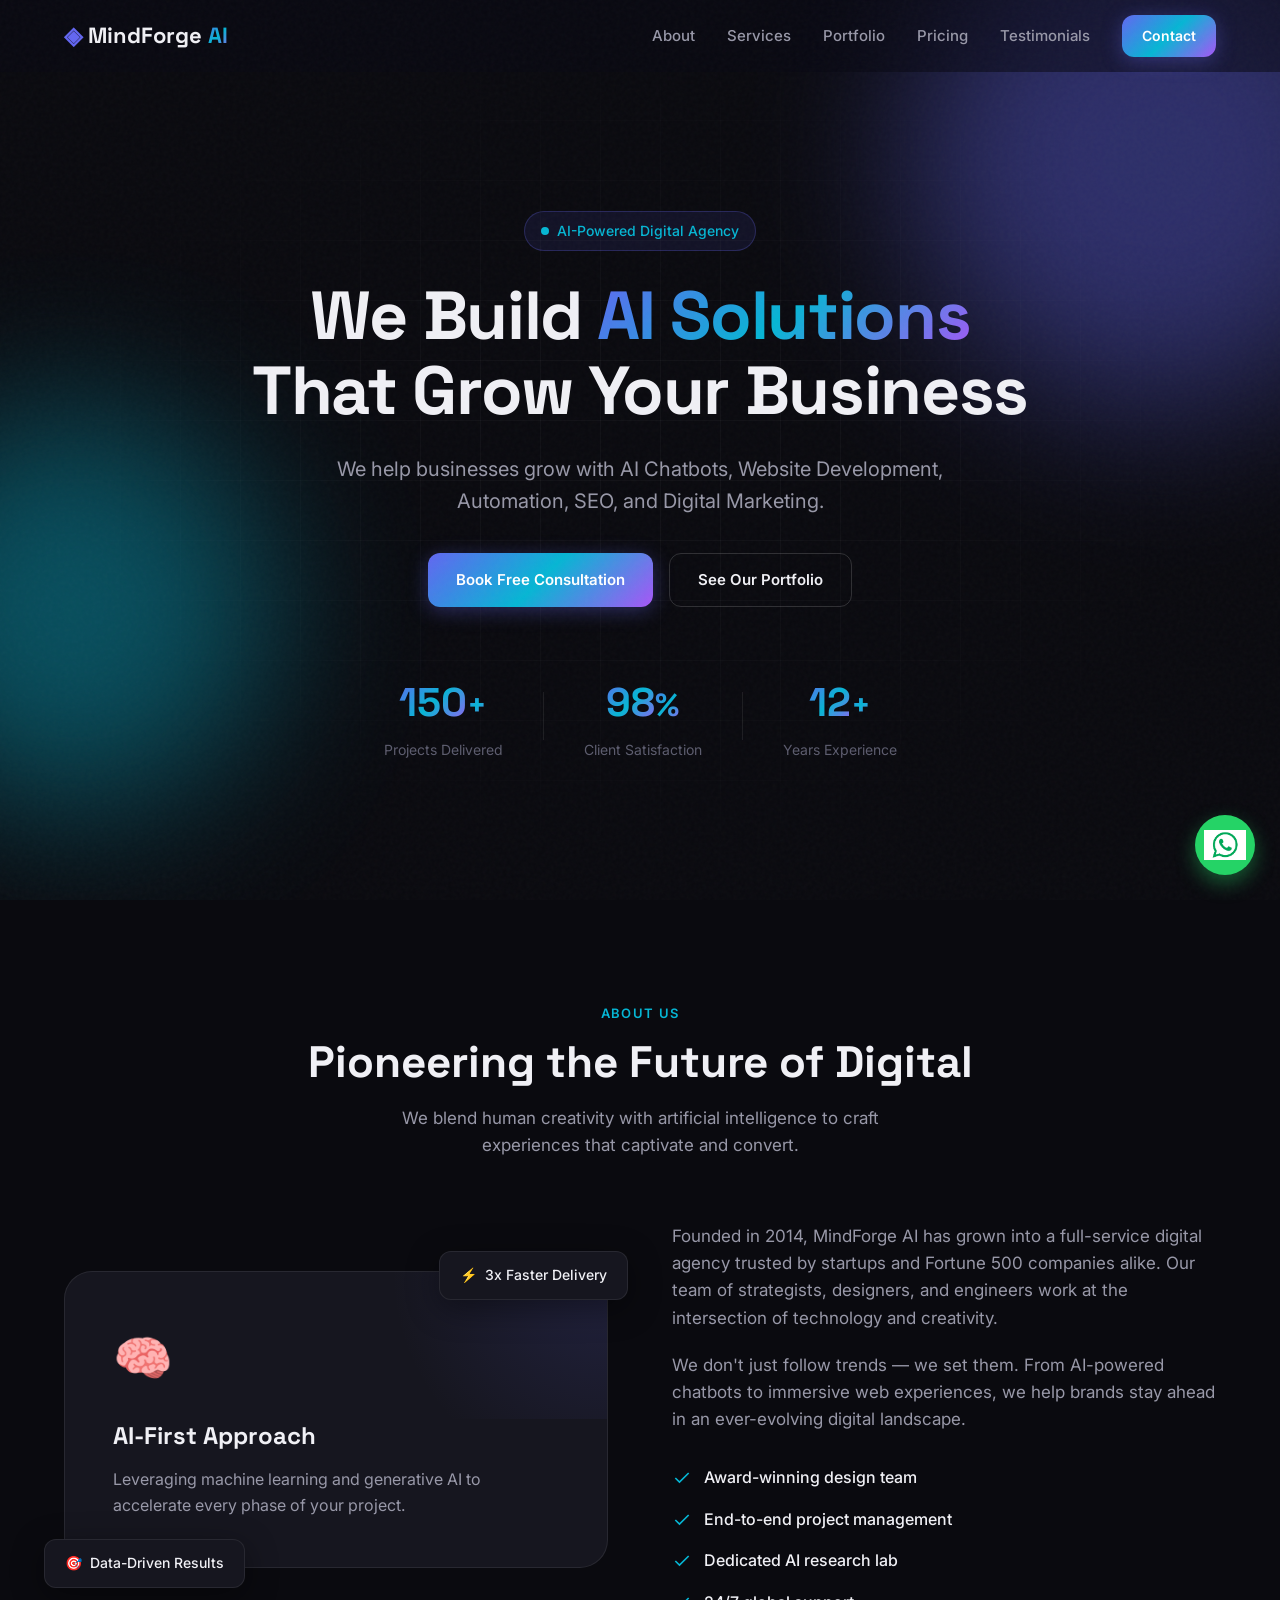
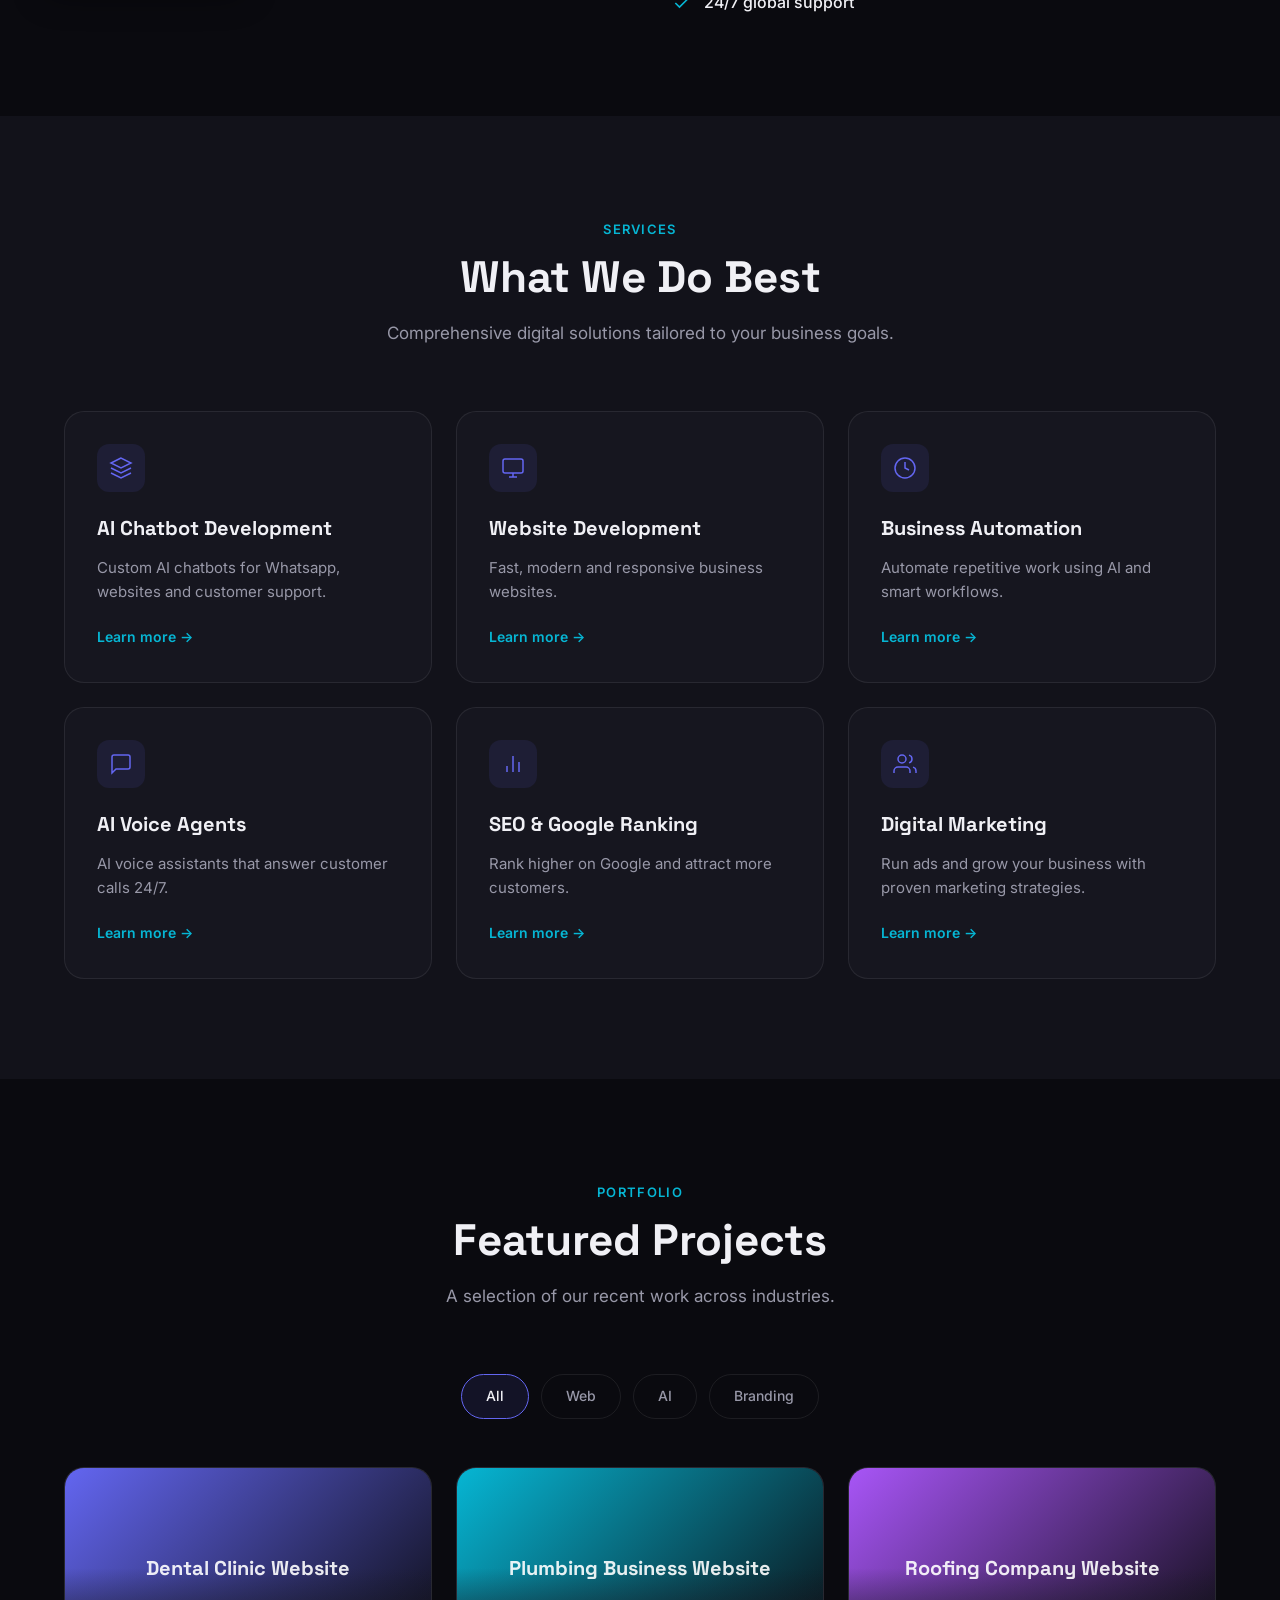
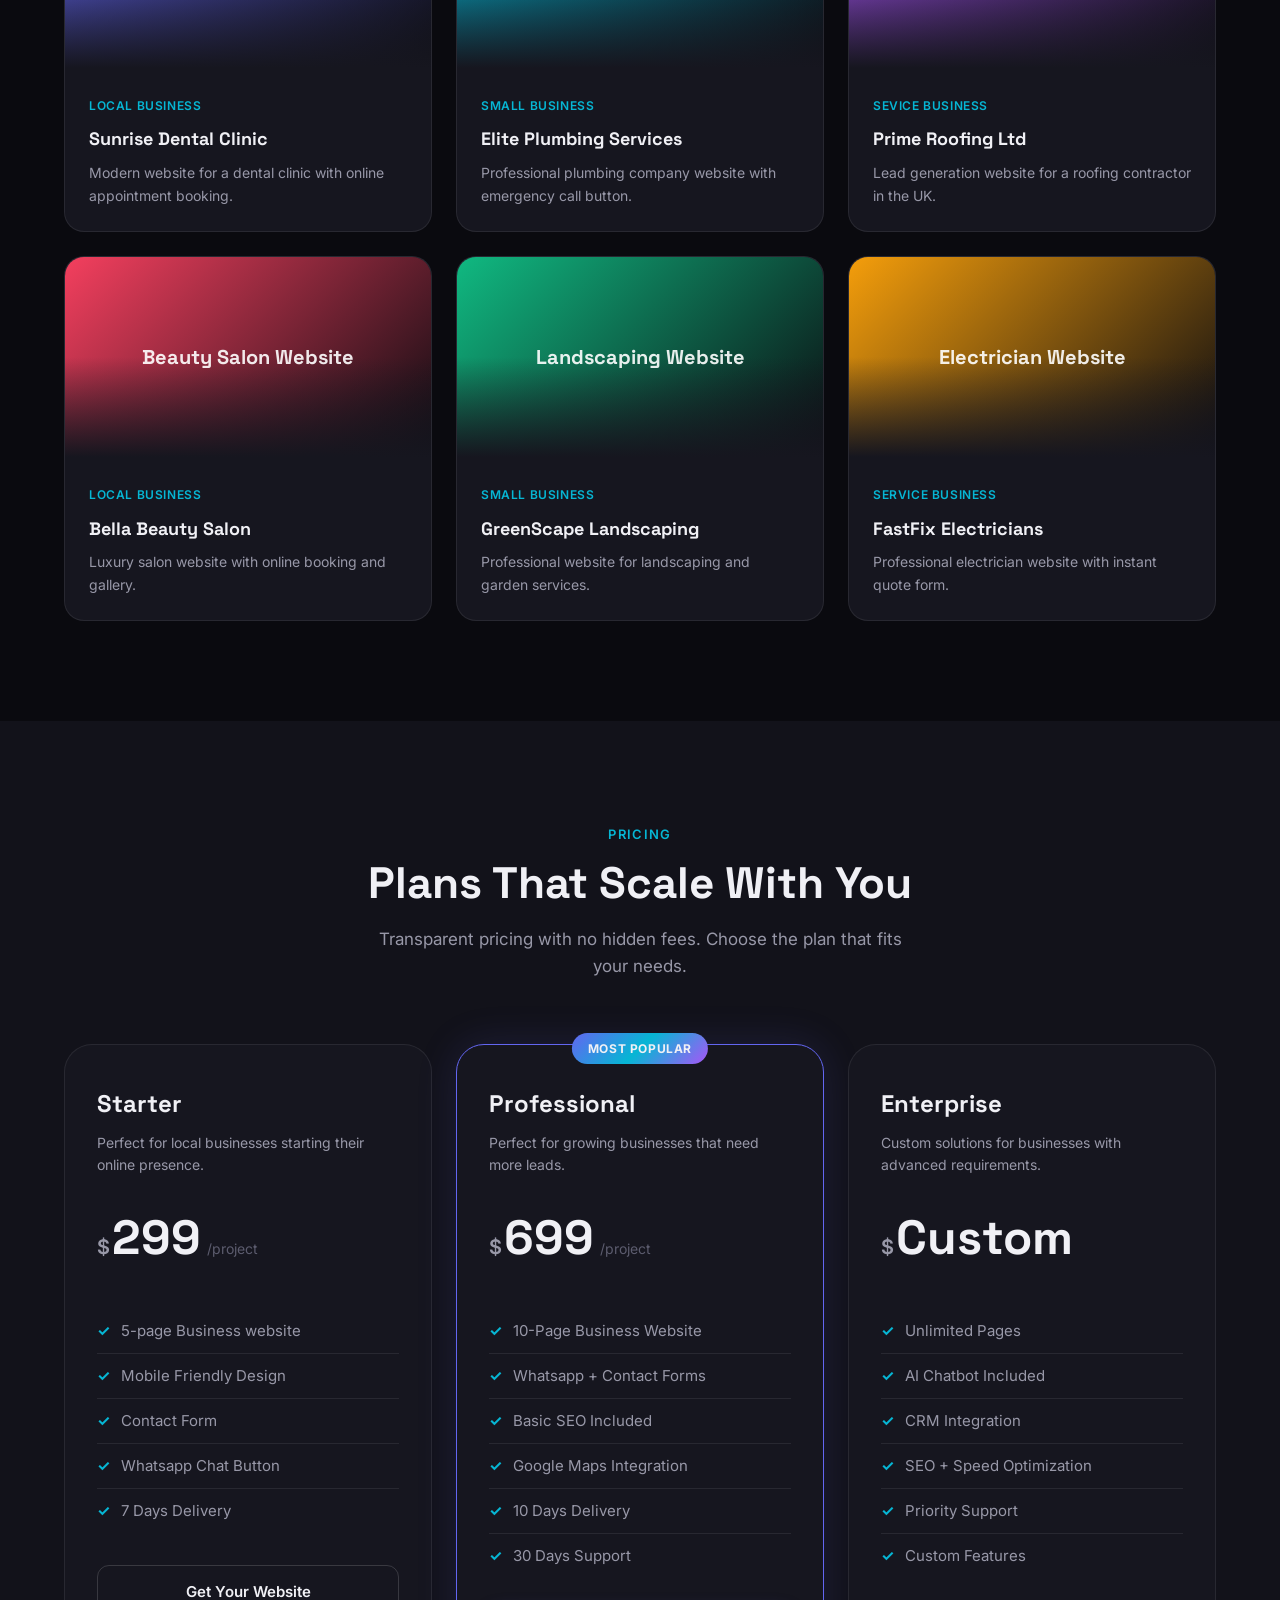
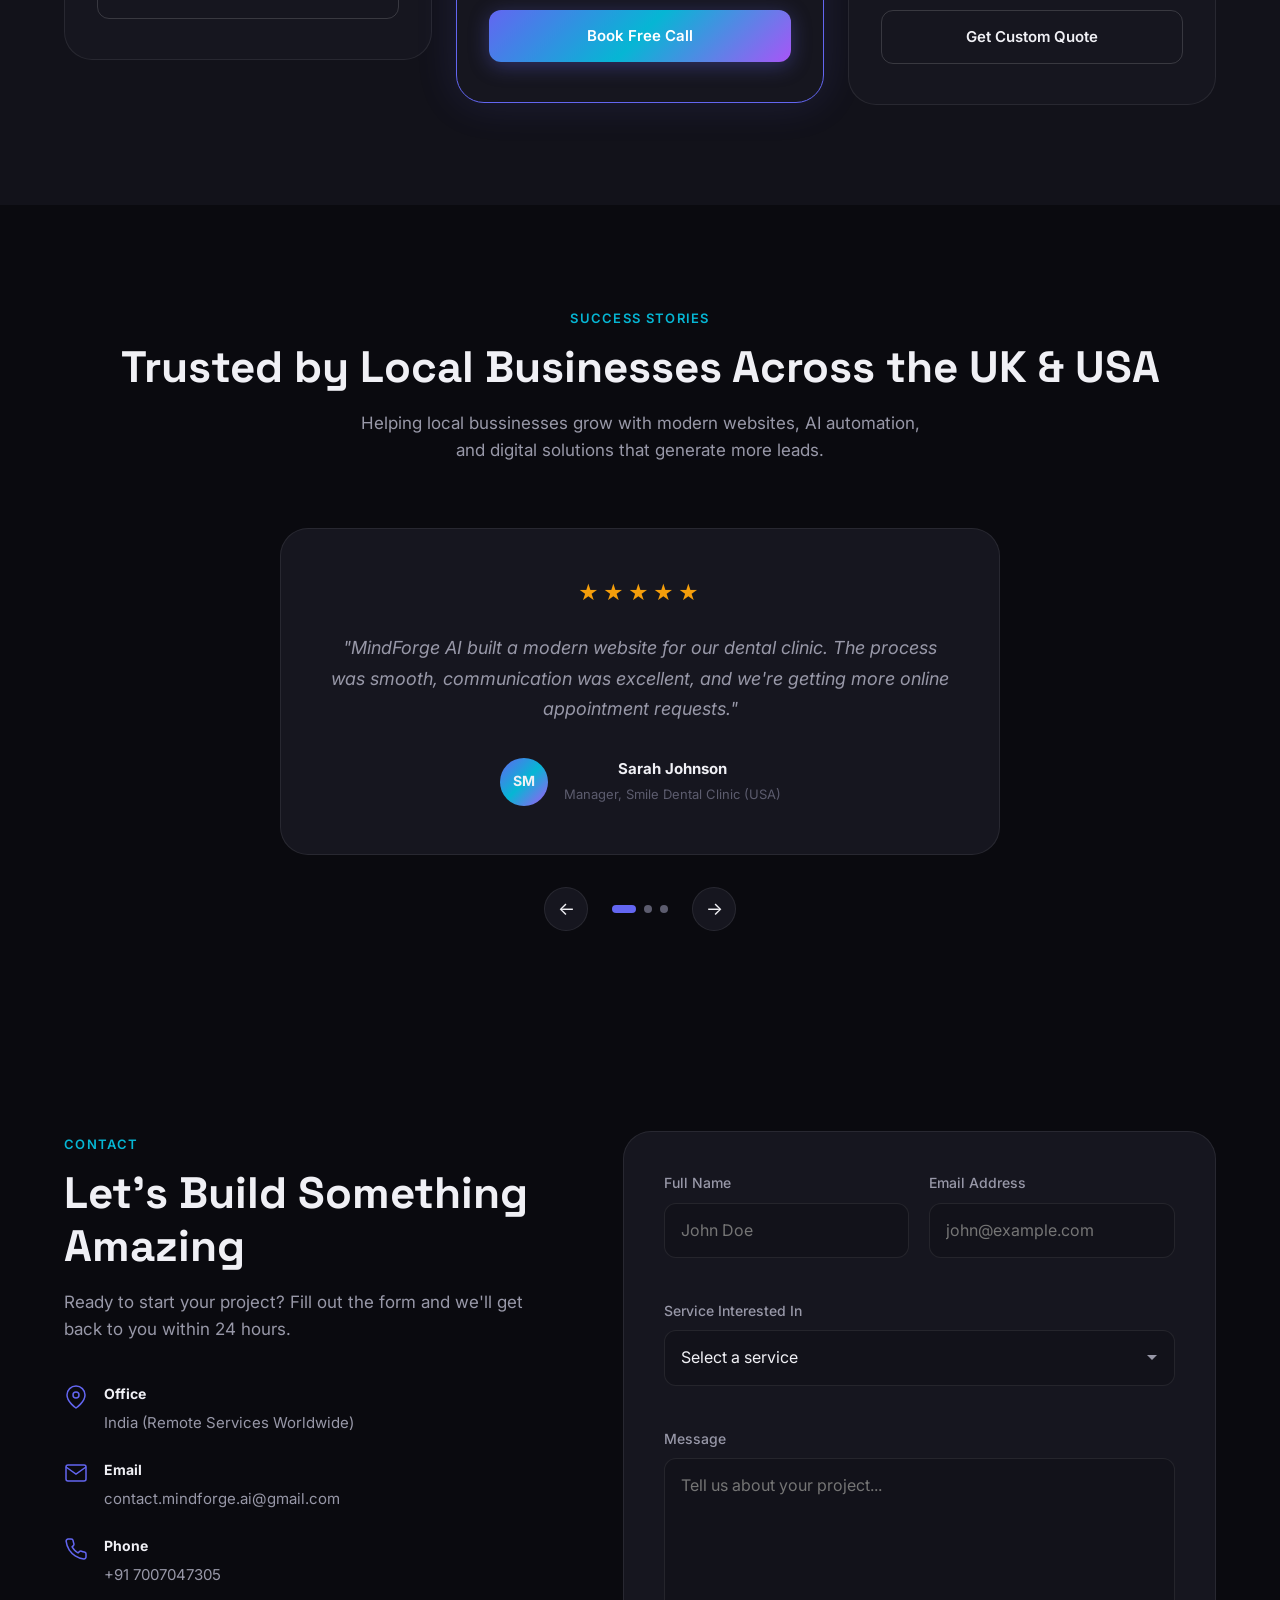
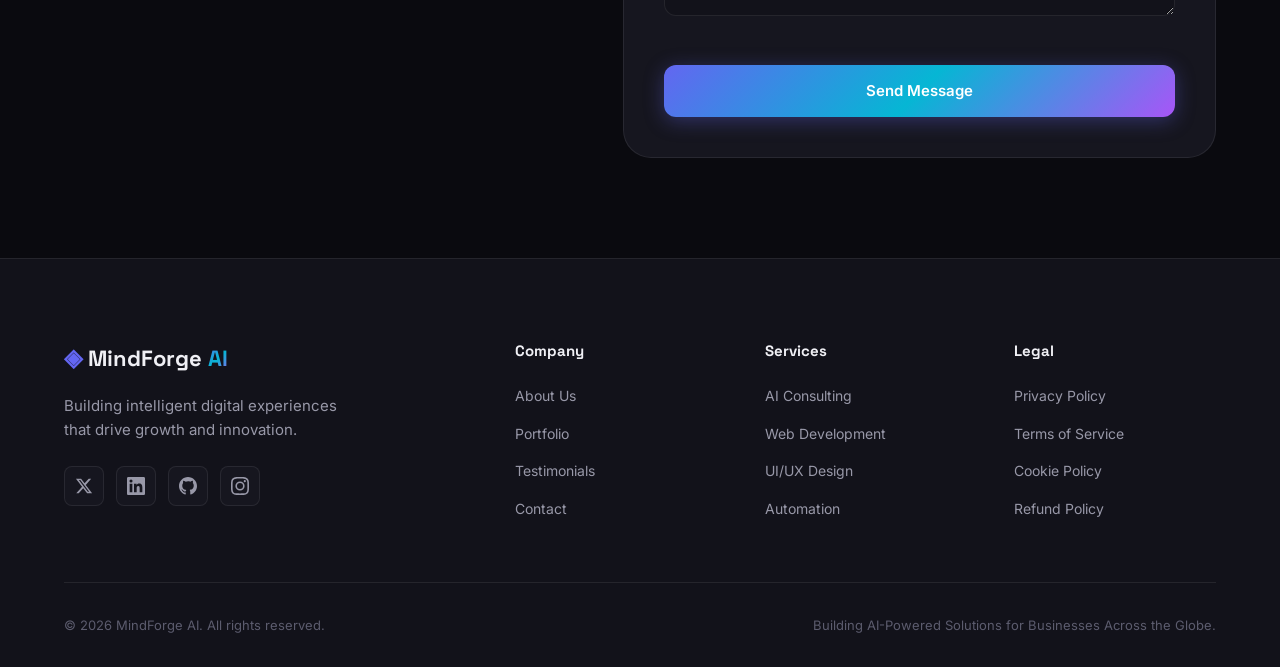
<file: index.html>
<!DOCTYPE html>
<html lang="en">
<head>
  <meta charset="UTF-8">
  <meta name="viewport" content="width=device-width, initial-scale=1.0">
  <meta name="description" content="MindForge AI — A modern digital agency specializing in AI-powered branding, web development, and growth strategies.">
  <title>MindForge AI | Digital Agency</title>
  <meta property="og:title" content="MindForge AI | Digital Agency">
<meta property="og:description" content="We build AI Chatbots, Websites, Automation, SEO & Digital Marketing solutions to grow your business.">
<meta property="og:image" content="https://themindforge.github.io/Assets/logo.jpeg">
<meta property="og:url" content="https://themindforge.github.io/">
<meta property="og:type" content="website">

<meta name="twitter:card" content="summary_large_image">
<meta name="twitter:title" content="MindForge AI | Digital Agency">
<meta name="twitter:description" content="We build AI Chatbots, Websites, Automation, SEO & Digital Marketing solutions to grow your business.">
<meta name="twitter:image" content="https://themindforge.github.io/Assets/logo.jpeg">
  <link rel="preconnect" href="https://fonts.googleapis.com">
  <link rel="preconnect" href="https://fonts.gstatic.com" crossorigin>
  <link href="https://fonts.googleapis.com/css2?family=Inter:wght@400;500;600;700;800&family=Space+Grotesk:wght@500;700&display=swap" rel="stylesheet">
  <link rel="icon" type="image/jpeg" href="Assets/logo.jpeg">
  <link rel="stylesheet" href="https://cdnjs.cloudflare.com/ajax/libs/font-awesome/6.5.2/css/all.min.css">
  <link rel="stylesheet" href="style.css">
  <!-- Google tag (gtag.js) -->
<script async src="https://www.googletagmanager.com/gtag/js?id=G-DBT97F4CPF"></script>
<script>
  window.dataLayer = window.dataLayer || [];
  function gtag(){dataLayer.push(arguments);}
  gtag('js', new Date());

  gtag('config', 'G-DBT97F4CPF');
</script>
</head>
<body>
  <div class="noise-overlay" aria-hidden="true"></div>

  <div id="preloader">
  <div class="loader-content">
    <h1 class="loader-logo">MindForge <span>AI</span></h1>
    <div class="loader-spinner"></div>
  </div>
</div>

<div class="page-progress" id="pageProgress"></div>

  <header class="header" id="header">
    <nav class="nav container">
      <a href="#" class="logo">
        <span class="logo-icon">◈</span>
        MindForge<span class="logo-accent">AI</span>
      </a>
      <button class="nav-toggle" id="navToggle" aria-label="Toggle navigation" aria-expanded="false">
        <span></span>
        <span></span>
        <span></span>
      </button>
      <ul class="nav-links" id="navLinks">
        <li><a href="#about">About</a></li>
        <li><a href="#services">Services</a></li>
        <li><a href="#portfolio">Portfolio</a></li>
        <li><a href="#pricing">Pricing</a></li>
        <li><a href="#testimonials">Testimonials</a></li>
        <li><a href="#contact" class="btn btn-sm btn-primary">Contact</a></li>
      </ul>
    </nav>
  </header>
<div class="page-progress"></div>
  <main>
    <!-- Hero -->
    <section class="hero reveal" id="hero">
      <div class="hero-bg">
        <div class="hero-orb hero-orb-1"></div>
        <div class="hero-orb hero-orb-2"></div>
        <div class="hero-grid"></div>
      </div>
      <div class="container hero-content">
        <div class="hero-badge reveal">
          <span class="pulse-dot"></span>
          AI-Powered Digital Agency
        </div>
        <h1 class="hero-title reveal">
          We Build <span class="gradient-text">AI Solutions</span><br>
          That Grow Your Business
        </h1>
        <p class="hero-subtitle reveal">
          We help businesses grow with AI Chatbots, Website Development,
          Automation, SEO, and Digital Marketing.
        </p>
        <div class="hero-actions reveal">
          <a href="#contact" class="btn btn-primary">Book Free Consultation</a>
          <a href="#portfolio" class="btn btn-outline">See Our Portfolio</a>
        </div>
        <div class="hero-stats reveal">
          <div class="stat">
            <span class="stat-number" data-target="150">0</span><span class="stat-suffix">+</span>
            <span class="stat-label">Projects Delivered</span>
          </div>
          <div class="stat-divider"></div>
          <div class="stat">
            <span class="stat-number" data-target="98">0</span><span class="stat-suffix">%</span>
            <span class="stat-label">Client Satisfaction</span>
          </div>
          <div class="stat-divider"></div>
          <div class="stat">
            <span class="stat-number" data-target="12">0</span><span class="stat-suffix">+</span>
            <span class="stat-label">Years Experience</span>
          </div>
        </div>
      </div>
    </section>

    <!-- About -->
    <section class="section about reveal" id="about">
      <div class="container">
        <div class="section-header reveal">
          <span class="section-tag">About Us</span>
          <h2 class="section-title">Pioneering the Future of Digital</h2>
          <p class="section-desc">We blend human creativity with artificial intelligence to craft experiences that captivate and convert.</p>
        </div>
        <div class="about-grid">
          <div class="about-visual reveal">
            <div class="about-card">
              <div class="about-card-inner">
                <div class="about-icon">🧠</div>
                <h3>AI-First Approach</h3>
                <p>Leveraging machine learning and generative AI to accelerate every phase of your project.</p>
              </div>
              <div class="about-card-glow"></div>
            </div>
            <div class="about-floating about-float-1">
              <span>⚡</span> 3x Faster Delivery
            </div>
            <div class="about-floating about-float-2">
              <span>🎯</span> Data-Driven Results
            </div>
          </div>
          <div class="about-content reveal">
            <p class="about-text">
              Founded in 2014, MindForge AI has grown into a full-service digital agency trusted by startups and Fortune 500 companies alike. Our team of strategists, designers, and engineers work at the intersection of technology and creativity.
            </p>
            <p class="about-text">
              We don't just follow trends — we set them. From AI-powered chatbots to immersive web experiences, we help brands stay ahead in an ever-evolving digital landscape.
            </p>
            <ul class="about-features">
              <li>
                <svg viewBox="0 0 24 24" fill="none" stroke="currentColor" stroke-width="2"><path d="M20 6L9 17l-5-5"/></svg>
                Award-winning design team
              </li>
              <li>
                <svg viewBox="0 0 24 24" fill="none" stroke="currentColor" stroke-width="2"><path d="M20 6L9 17l-5-5"/></svg>
                End-to-end project management
              </li>
              <li>
                <svg viewBox="0 0 24 24" fill="none" stroke="currentColor" stroke-width="2"><path d="M20 6L9 17l-5-5"/></svg>
                Dedicated AI research lab
              </li>
              <li>
                <svg viewBox="0 0 24 24" fill="none" stroke="currentColor" stroke-width="2"><path d="M20 6L9 17l-5-5"/></svg>
                24/7 global support
              </li>
            </ul>
          </div>
        </div>
      </div>
    </section>

    <!-- Services -->
    <section class="section services reveal" id="services">
      <div class="container">
        <div class="section-header reveal">
          <span class="section-tag">Services</span>
          <h2 class="section-title">What We Do Best</h2>
          <p class="section-desc">Comprehensive digital solutions tailored to your business goals.</p>
        </div>
        <div class="services-grid">
          <article class="service-card reveal">
            <div class="service-icon">
              <svg viewBox="0 0 24 24" fill="none" stroke="currentColor" stroke-width="1.5"><path d="M12 2L2 7l10 5 10-5-10-5zM2 17l10 5 10-5M2 12l10 5 10-5"/></svg>
            </div>
            <h3>AI Chatbot Development</h3>
            <p>Custom AI chatbots for Whatsapp, websites and customer support.</p>
            <a href="#contact" class="service-link">Learn more →</a>
          </article>
          <article class="service-card reveal">
            <div class="service-icon">
              <svg viewBox="0 0 24 24" fill="none" stroke="currentColor" stroke-width="1.5"><rect x="2" y="3" width="20" height="14" rx="2"/><path d="M8 21h8M12 17v4"/></svg>
            </div>
            <h3>Website Development</h3>
            <p>Fast, modern and responsive business websites.</p>
            <a href="#contact" class="service-link">Learn more →</a>
          </article>
          <article class="service-card reveal">
            <div class="service-icon">
              <svg viewBox="0 0 24 24" fill="none" stroke="currentColor" stroke-width="1.5"><circle cx="12" cy="12" r="10"/><path d="M12 6v6l4 2"/></svg>
            </div>
            <h3>Business Automation</h3>
            <p>Automate repetitive work using AI and smart workflows.</p>
            <a href="#contact" class="service-link">Learn more →</a>
          </article>
          <article class="service-card reveal">
            <div class="service-icon">
              <svg viewBox="0 0 24 24" fill="none" stroke="currentColor" stroke-width="1.5"><path d="M21 15a2 2 0 01-2 2H7l-4 4V5a2 2 0 012-2h14a2 2 0 012 2z"/></svg>
            </div>
            <h3>AI Voice Agents</h3>
            <p>AI voice assistants that answer customer calls 24/7.</p>
            <a href="#contact" class="service-link">Learn more →</a>
          </article>
          <article class="service-card reveal">
            <div class="service-icon">
              <svg viewBox="0 0 24 24" fill="none" stroke="currentColor" stroke-width="1.5"><path d="M18 20V10M12 20V4M6 20v-6"/></svg>
            </div>
            <h3>SEO & Google Ranking</h3>
            <p>Rank higher on Google and attract more customers.</p>
            <a href="#contact" class="service-link">Learn more →</a>
          </article>
          <article class="service-card reveal">
            <div class="service-icon">
              <svg viewBox="0 0 24 24" fill="none" stroke="currentColor" stroke-width="1.5"><path d="M17 21v-2a4 4 0 00-4-4H5a4 4 0 00-4 4v2"/><circle cx="9" cy="7" r="4"/><path d="M23 21v-2a4 4 0 00-3-3.87M16 3.13a4 4 0 010 7.75"/></svg>
            </div>
            <h3>Digital Marketing</h3>
            <p>Run ads and grow your business with proven marketing strategies.</p>
            <a href="#contact" class="service-link">Learn more →</a>
          </article>
        </div>
      </div>
    </section>

    <!-- Portfolio -->
    <section class="section portfolio reveal" id="portfolio">
      <div class="container">
        <div class="section-header reveal">
          <span class="section-tag">Portfolio</span>
          <h2 class="section-title">Featured Projects</h2>
          <p class="section-desc">A selection of our recent work across industries.</p>
        </div>
        <div class="portfolio-filters reveal">
          <button class="filter-btn active" data-filter="all">All</button>
          <button class="filter-btn" data-filter="web">Web</button>
          <button class="filter-btn" data-filter="ai">AI</button>
          <button class="filter-btn" data-filter="branding">Branding</button>
        </div>
        <div class="portfolio-grid">
          <article class="portfolio-item reveal" data-category="web">
            <div class="portfolio-image" style="--accent: #6366f1;">
              <div class="portfolio-placeholder">Dental Clinic Website</div>
            </div>
            <div class="portfolio-info">
              <span class="portfolio-tag">Local Business</span>
              <h3>Sunrise Dental Clinic</h3>
              <p>Modern website for a dental clinic with online appointment booking.</p>
            </div>
          </article>
          <article class="portfolio-item reveal" data-category="ai">
            <div class="portfolio-image" style="--accent: #06b6d4;">
              <div class="portfolio-placeholder">Plumbing Business Website</div>
            </div>
            <div class="portfolio-info">
              <span class="portfolio-tag">Small Business</span>
              <h3>Elite Plumbing Services</h3>
              <p>Professional plumbing company website with emergency call button.</p>
            </div>
          </article>
          <article class="portfolio-item reveal" data-category="branding">
            <div class="portfolio-image" style="--accent: #a855f7;">
              <div class="portfolio-placeholder">Roofing Company Website</div>
            </div>
            <div class="portfolio-info">
              <span class="portfolio-tag">Sevice Business</span>
              <h3>Prime Roofing Ltd</h3>
              <p>Lead generation website for a roofing contractor in the UK.</p>
            </div>
          </article>
          <article class="portfolio-item reveal" data-category="web">
            <div class="portfolio-image" style="--accent: #f43f5e;">
              <div class="portfolio-placeholder">Beauty Salon Website</div>
            </div>
            <div class="portfolio-info">
              <span class="portfolio-tag">Local BUsiness</span>
              <h3>Bella Beauty Salon</h3>
              <p>Luxury salon website with online booking and gallery.</p>
            </div>
          </article>
          <article class="portfolio-item reveal" data-category="ai">
            <div class="portfolio-image" style="--accent: #10b981;">
              <div class="portfolio-placeholder">Landscaping Website</div>
            </div>
            <div class="portfolio-info">
              <span class="portfolio-tag">Small Business</span>
              <h3>GreenScape Landscaping</h3>
              <p>Professional website for landscaping and garden services.</p>
            </div>
          </article>
          <article class="portfolio-item reveal" data-category="branding">
            <div class="portfolio-image" style="--accent: #f59e0b;">
              <div class="portfolio-placeholder">Electrician Website</div>
            </div>
            <div class="portfolio-info">
              <span class="portfolio-tag">Service Business</span>
              <h3>FastFix Electricians</h3>
              <p>Professional electrician website with instant quote form.</p>
            </div>
          </article>
        </div>
      </div>
    </section>

    <!-- Pricing -->
    <section class="section pricing reveal" id="pricing">
      <div class="container">
        <div class="section-header reveal">
          <span class="section-tag">Pricing</span>
          <h2 class="section-title">Plans That Scale With You</h2>
          <p class="section-desc">Transparent pricing with no hidden fees. Choose the plan that fits your needs.</p>
        </div>
        <div class="pricing-grid">
          <article class="pricing-card reveal">
            <div class="pricing-header">
              <h3>Starter</h3>
              <p class="pricing-desc">Perfect for local businesses starting their online presence.</p>
            </div>
            <div class="pricing-price">
              <span class="price-currency">$</span>
              <span class="price-amount">299</span>
              <span class="price-period">/project</span>
            </div>
            <ul class="pricing-features">
              <li>5-page Business website</li>
              <li>Mobile Friendly Design</li>
              <li>Contact Form</li>
              <li>Whatsapp Chat Button</li>
              <li>7 Days Delivery</li>
            </ul>
            <a href="#contact" class="btn btn-outline btn-block">Get Your Website</a>
          </article>
          <article class="pricing-card pricing-featured reveal">
            <div class="pricing-badge">Most Popular</div>
            <div class="pricing-header">
              <h3>Professional</h3>
              <p class="pricing-desc">Perfect for growing businesses that need more leads.</p>
            </div>
            <div class="pricing-price">
              <span class="price-currency">$</span>
              <span class="price-amount">699</span>
              <span class="price-period">/project</span>
            </div>
            <ul class="pricing-features">
              <li>10-Page Business Website</li>
              <li>Whatsapp + Contact Forms</li>
              <li>Basic SEO Included</li>
              <li>Google Maps Integration</li>
              <li>10 Days Delivery</li>
              <li>30 Days Support</li>
            </ul>
            <a href="#contact" class="btn btn-primary btn-block">Book Free Call</a>
          </article>
          <article class="pricing-card reveal">
            <div class="pricing-header">
              <h3>Enterprise</h3>
              <p class="pricing-desc">Custom solutions for businesses with advanced requirements.</p>
            </div>
            <div class="pricing-price">
              <span class="price-currency">$</span>
              <span class="price-amount">Custom</span>
            </div>
            <ul class="pricing-features">
              <li>Unlimited Pages</li>
              <li>AI Chatbot Included</li>
              <li>CRM Integration</li>
              <li>SEO + Speed Optimization</li>
              <li>Priority Support</li>
              <li>Custom Features</li>
            </ul>
            <a href="#contact" class="btn btn-outline btn-block">Get Custom Quote</a>
          </article>
        </div>
      </div>
    </section>

    <!-- Testimonials -->
    <section class="section testimonials reveal" id="testimonials">
      <div class="container">
        <div class="section-header reveal">
          <span class="section-tag">Success Stories</span>
          <h2 class="section-title">Trusted by Local Businesses Across the UK & USA</h2>
          <p class="section-desc">Helping local bussinesses grow with modern websites, AI automation, and digital solutions that generate more leads.</p>
        </div>
        <div class="testimonials-slider reveal">
          <div class="testimonials-track" id="testimonialsTrack">
            <article class="testimonial-card">
              <div class="testimonial-stars">★★★★★</div>
              <blockquote>
                "MindForge AI built a modern website for our dental clinic. The process was smooth, communication was excellent, and we're getting more online appointment requests."
              </blockquote>
              <div class="testimonial-author">
                <div class="author-avatar">SM</div>
                <div>
                  <strong>Sarah Johnson</strong>
                  <span>Manager, Smile Dental Clinic (USA)</span>
                </div>
              </div>
            </article>
            <article class="testimonial-card">
              <div class="testimonial-stars">★★★★★</div>
              <blockquote>
                "MindForge AI delivered exactly what we needed. Our plumbing business now has a professional website that brings in new customer enquiries every week."
              </blockquote>
              <div class="testimonial-author">
                <div class="author-avatar">JR</div>
                <div>
                  <strong>Michael Brown</strong>
                  <span>Owner, Elite Plumbing Services (UK)</span>
                </div>
              </div>
            </article>
            <article class="testimonial-card">
              <div class="testimonial-stars">★★★★★</div>
              <blockquote>
                "Professional team, fast delivery and excellent support. Highly recommended for any local business looking to grow online."
              </blockquote>
              <div class="testimonial-author">
                <div class="author-avatar">EP</div>
                <div>
                  <strong>James Walker</strong>
                  <span>Owner, Walker Roofing Ltd (UK)</span>
                </div>
              </div>
            </article>
          </div>
          <div class="testimonials-nav">
            <button class="testimonial-btn" id="prevTestimonial" aria-label="Previous testimonial">←</button>
            <div class="testimonial-dots" id="testimonialDots"></div>
            <button class="testimonial-btn" id="nextTestimonial" aria-label="Next testimonial">→</button>
          </div>
        </div>
      </div>
    </section>

    <!-- Contact -->
    <section class="section contact reveal" id="contact">
      <div class="container">
        <div class="contact-grid">
          <div class="contact-info reveal">
            <span class="section-tag">Contact</span>
            <h2 class="section-title">Let's Build Something Amazing</h2>
            <p class="section-desc">Ready to start your project? Fill out the form and we'll get back to you within 24 hours.</p>
            <ul class="contact-details">
              <li>
                <svg viewBox="0 0 24 24" fill="none" stroke="currentColor" stroke-width="1.5"><path d="M21 10c0 7-9 13-9 13s-9-6-9-13a9 9 0 0118 0z"/><circle cx="12" cy="10" r="3"/></svg>
                <div>
                  <strong>Office</strong>
                  <span>India (Remote Services Worldwide)</span>
                </div>
              </li>
              <li>
                <svg viewBox="0 0 24 24" fill="none" stroke="currentColor" stroke-width="1.5"><path d="M4 4h16c1.1 0 2 .9 2 2v12c0 1.1-.9 2-2 2H4c-1.1 0-2-.9-2-2V6c0-1.1.9-2 2-2z"/><path d="M22 6l-10 7L2 6"/></svg>
                <div>
                  <strong>Email</strong>
                  <span>contact.mindforge.ai@gmail.com</span>
                </div>
              </li>
              <li>
                <svg viewBox="0 0 24 24" fill="none" stroke="currentColor" stroke-width="1.5"><path d="M22 16.92v3a2 2 0 01-2.18 2 19.79 19.79 0 01-8.63-3.07 19.5 19.5 0 01-6-6 19.79 19.79 0 01-3.07-8.67A2 2 0 014.11 2h3a2 2 0 012 1.72c.127.96.361 1.903.7 2.81a2 2 0 01-.45 2.11L8.09 9.91a16 16 0 006 6l1.27-1.27a2 2 0 012.11-.45c.907.339 1.85.573 2.81.7A2 2 0 0122 16.92z"/></svg>
                <div>
                  <strong>Phone</strong>
                  <span>+91 7007047305</span>
                </div>
              </li>
            </ul>
          </div>
          <form class="contact-form reveal"
      id="contactForm"
      action="https://api.web3forms.com/submit"
      method="POST">
      <input type="hidden" name="access_key" value="ea12bdca-75e9-41ca-88aa-db865d6645e8">
            <div class="form-row">
              <div class="form-group">
                <label for="name">Full Name</label>
                <input type="text" id="name" name="name" placeholder="John Doe" required>
                <span class="form-error" id="nameError"></span>
              </div>
              <div class="form-group">
                <label for="email">Email Address</label>
                <input type="email" id="email" name="email" placeholder="john@example.com" required>
                <span class="form-error" id="emailError"></span>
              </div>
            </div>
            <div class="form-group">
              <label for="service">Service Interested In</label>
              <select id="service" name="service" required>
                <option value="">Select a service</option>
                <option value="ai-strategy">AI Strategy & Consulting</option>
                <option value="web-dev">Web & App Development</option>
                <option value="design">Brand & UI/UX Design</option>
                <option value="chatbot">AI Chatbots & Automation</option>
                <option value="seo">Data Analytics & SEO</option>
                <option value="social">Social Media & Content</option>
                <option value="other">Other</option>
              </select>
              <span class="form-error" id="serviceError"></span>
            </div>
            <div class="form-group">
              <label for="message">Message</label>
              <textarea id="message" name="message" rows="5" placeholder="Tell us about your project..." required></textarea>
              <span class="form-error" id="messageError"></span>
            </div>
              <button type="submit" class="btn btn-primary btn-block" id="submitBtn">
    <span id="btnText">Send Message</span>
    <span id="btnLoader" style="display:none;">⏳ Sending...</span>
</button>   
            <div class="form-success" id="formSuccess" hidden>
              ✓ Thank you! Your message has been sent successfully.
            </div>
          </form>
        </div>
      </div>
    </section>
  </main>

  <!-- Footer -->
  <footer class="footer">
    <div class="container">
      <div class="footer-grid">
        <div class="footer-brand">
          <a href="#" class="logo">
            <span class="logo-icon">◈</span>
            MindForge<span class="logo-accent">AI</span>
          </a>
          <p>Building intelligent digital experiences that drive growth and innovation.</p>
          <div class="social-links">
            <a href="#" aria-label="Twitter">
              <svg viewBox="0 0 24 24" fill="currentColor"><path d="M18.244 2.25h3.308l-7.227 8.26 8.502 11.24H16.17l-5.214-6.817L4.99 21.75H1.68l7.73-8.835L1.254 2.25H8.08l4.713 6.231zm-1.161 17.52h1.833L7.084 4.126H5.117z"/></svg>
            </a>
            <a href="#" aria-label="LinkedIn">
              <svg viewBox="0 0 24 24" fill="currentColor"><path d="M20.447 20.452h-3.554v-5.569c0-1.328-.027-3.037-1.852-3.037-1.853 0-2.136 1.445-2.136 2.939v5.667H9.351V9h3.414v1.561h.046c.477-.9 1.637-1.85 3.37-1.85 3.601 0 4.267 2.37 4.267 5.455v6.286zM5.337 7.433a2.062 2.062 0 01-2.063-2.065 2.064 2.064 0 112.063 2.065zm1.782 13.019H3.555V9h3.564v11.452zM22.225 0H1.771C.792 0 0 .774 0 1.729v20.542C0 23.227.792 24 1.771 24h20.451C23.2 24 24 23.227 24 22.271V1.729C24 .774 23.2 0 22.222 0h.003z"/></svg>
            </a>
            <a href="#" aria-label="GitHub">
              <svg viewBox="0 0 24 24" fill="currentColor"><path d="M12 0C5.374 0 0 5.373 0 12c0 5.302 3.438 9.8 8.207 11.387.599.111.793-.261.793-.577v-2.234c-3.338.726-4.033-1.416-4.033-1.416-.546-1.387-1.333-1.756-1.333-1.756-1.089-.745.083-.729.083-.729 1.205.084 1.839 1.237 1.839 1.237 1.07 1.834 2.807 1.304 3.492.997.107-.775.418-1.305.762-1.604-2.665-.305-5.467-1.334-5.467-5.931 0-1.311.469-2.381 1.236-3.221-.124-.303-.535-1.524.117-3.176 0 0 1.008-.322 3.301 1.23A11.509 11.509 0 0112 5.803c1.02.005 2.047.138 3.006.404 2.291-1.552 3.297-1.23 3.297-1.23.653 1.653.242 2.874.118 3.176.77.84 1.235 1.911 1.235 3.221 0 4.609-2.807 5.624-5.479 5.921.43.372.823 1.102.823 2.222v3.293c0 .319.192.694.801.576C20.566 21.797 24 17.3 24 12c0-6.627-5.373-12-12-12z"/></svg>
            </a>
            <a href="#" aria-label="Instagram">
              <svg viewBox="0 0 24 24" fill="currentColor"><path d="M12 2.163c3.204 0 3.584.012 4.85.07 3.252.148 4.771 1.691 4.919 4.919.058 1.265.069 1.645.069 4.849 0 3.205-.012 3.584-.069 4.849-.149 3.225-1.664 4.771-4.919 4.919-1.266.058-1.644.07-4.85.07-3.204 0-3.584-.012-4.849-.07-3.26-.149-4.771-1.699-4.919-4.92-.058-1.265-.07-1.644-.07-4.849 0-3.204.013-3.583.07-4.849.149-3.227 1.664-4.771 4.919-4.919 1.266-.057 1.645-.069 4.849-.069zM12 0C8.741 0 8.333.014 7.053.072 2.695.272.273 2.69.073 7.052.014 8.333 0 8.741 0 12c0 3.259.014 3.668.072 4.948.2 4.358 2.618 6.78 6.98 6.98C8.333 23.986 8.741 24 12 24c3.259 0 3.668-.014 4.948-.072 4.354-.2 6.782-2.618 6.979-6.98.059-1.28.073-1.689.073-4.948 0-3.259-.014-3.667-.072-4.947-.196-4.354-2.617-6.78-6.979-6.98C15.668.014 15.259 0 12 0zm0 5.838a6.162 6.162 0 100 12.324 6.162 6.162 0 000-12.324zM12 16a4 4 0 110-8 4 4 0 010 8zm6.406-11.845a1.44 1.44 0 100 2.881 1.44 1.44 0 000-2.881z"/></svg>
            </a>
          </div>
        </div>
        <div class="footer-links">
          <h4>Company</h4>
          <ul>
            <li><a href="#about">About Us</a></li>
            <li><a href="#portfolio">Portfolio</a></li>
            <li><a href="#testimonials">Testimonials</a></li>
            <li><a href="#contact">Contact</a></li>
          </ul>
        </div>
        <div class="footer-links">
          <h4>Services</h4>
          <ul>
            <li><a href="#services">AI Consulting</a></li>
            <li><a href="#services">Web Development</a>
            <li><a href="#services">UI/UX Design</a></li>
            <li><a href="#services">Automation</a></li>
          </ul>
        </div>
        <div class="footer-links">
          <h4>Legal</h4>
          <ul>
            <li><a href="privacy-policy.html">Privacy Policy</a></li>
            <li><a href="terms.html">Terms of Service</a></li>
            <li><a href="cookie-policy.html">Cookie Policy</a></li>
            <li><a href="refund-policy.html">Refund Policy</a></li>
          </ul>
        </div>
      </div>
      <div class="footer-bottom">
        <p>&copy; 2026 MindForge AI. All rights reserved.</p>
        <p>Building AI-Powered Solutions for Businesses Across the Globe.</p>
      </div>
    </div>
  </footer>

  <div id="mouseGlow"></div>

  <script src="script.js"></script>

  <a href="https://wa.me/917007047305?text=Hi%20MindForge%20AI,%20I%20want%20to%20know%20more%20about%20your%20services."
   class="whatsapp-float"
   target="_blank"
   aria-label="Chat on WhatsApp">

  <img src="Assets/whatsapp.png" alt="WhatsApp">

</a>

</body>
</html>
</file>
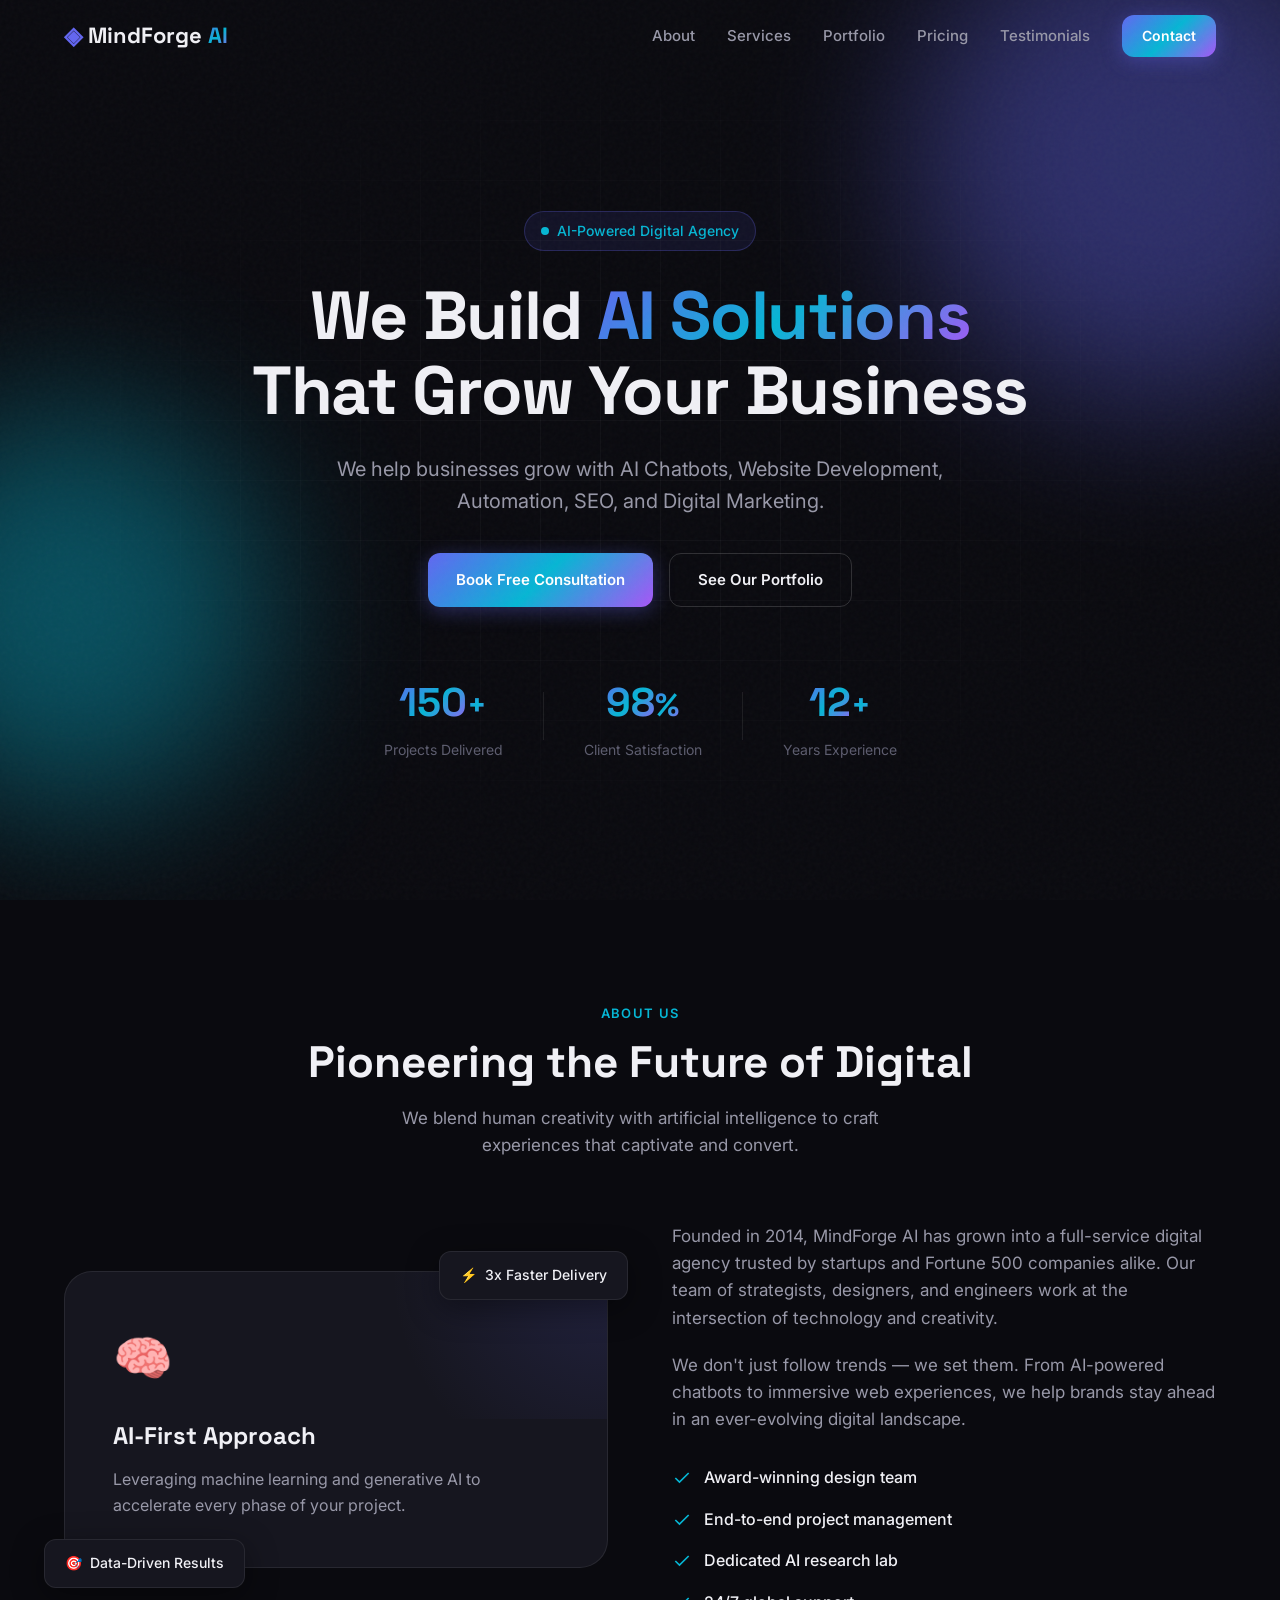
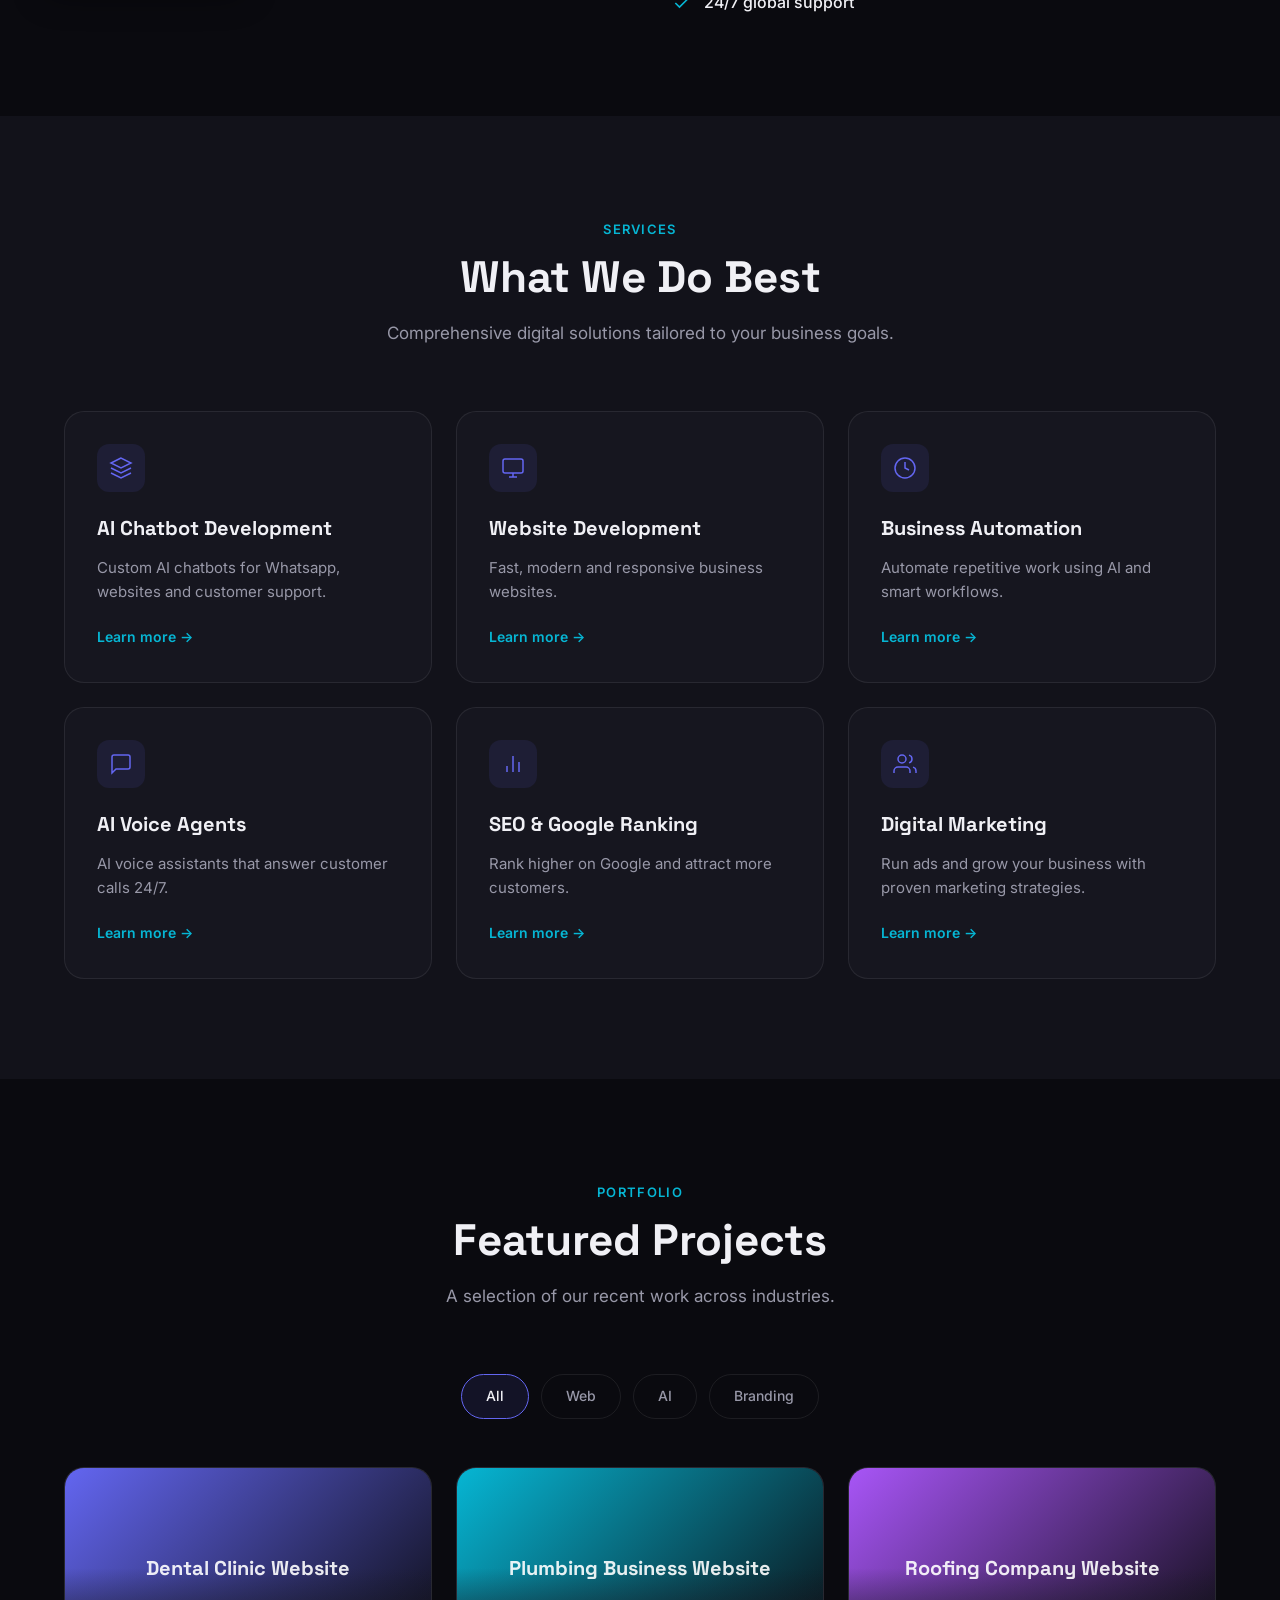
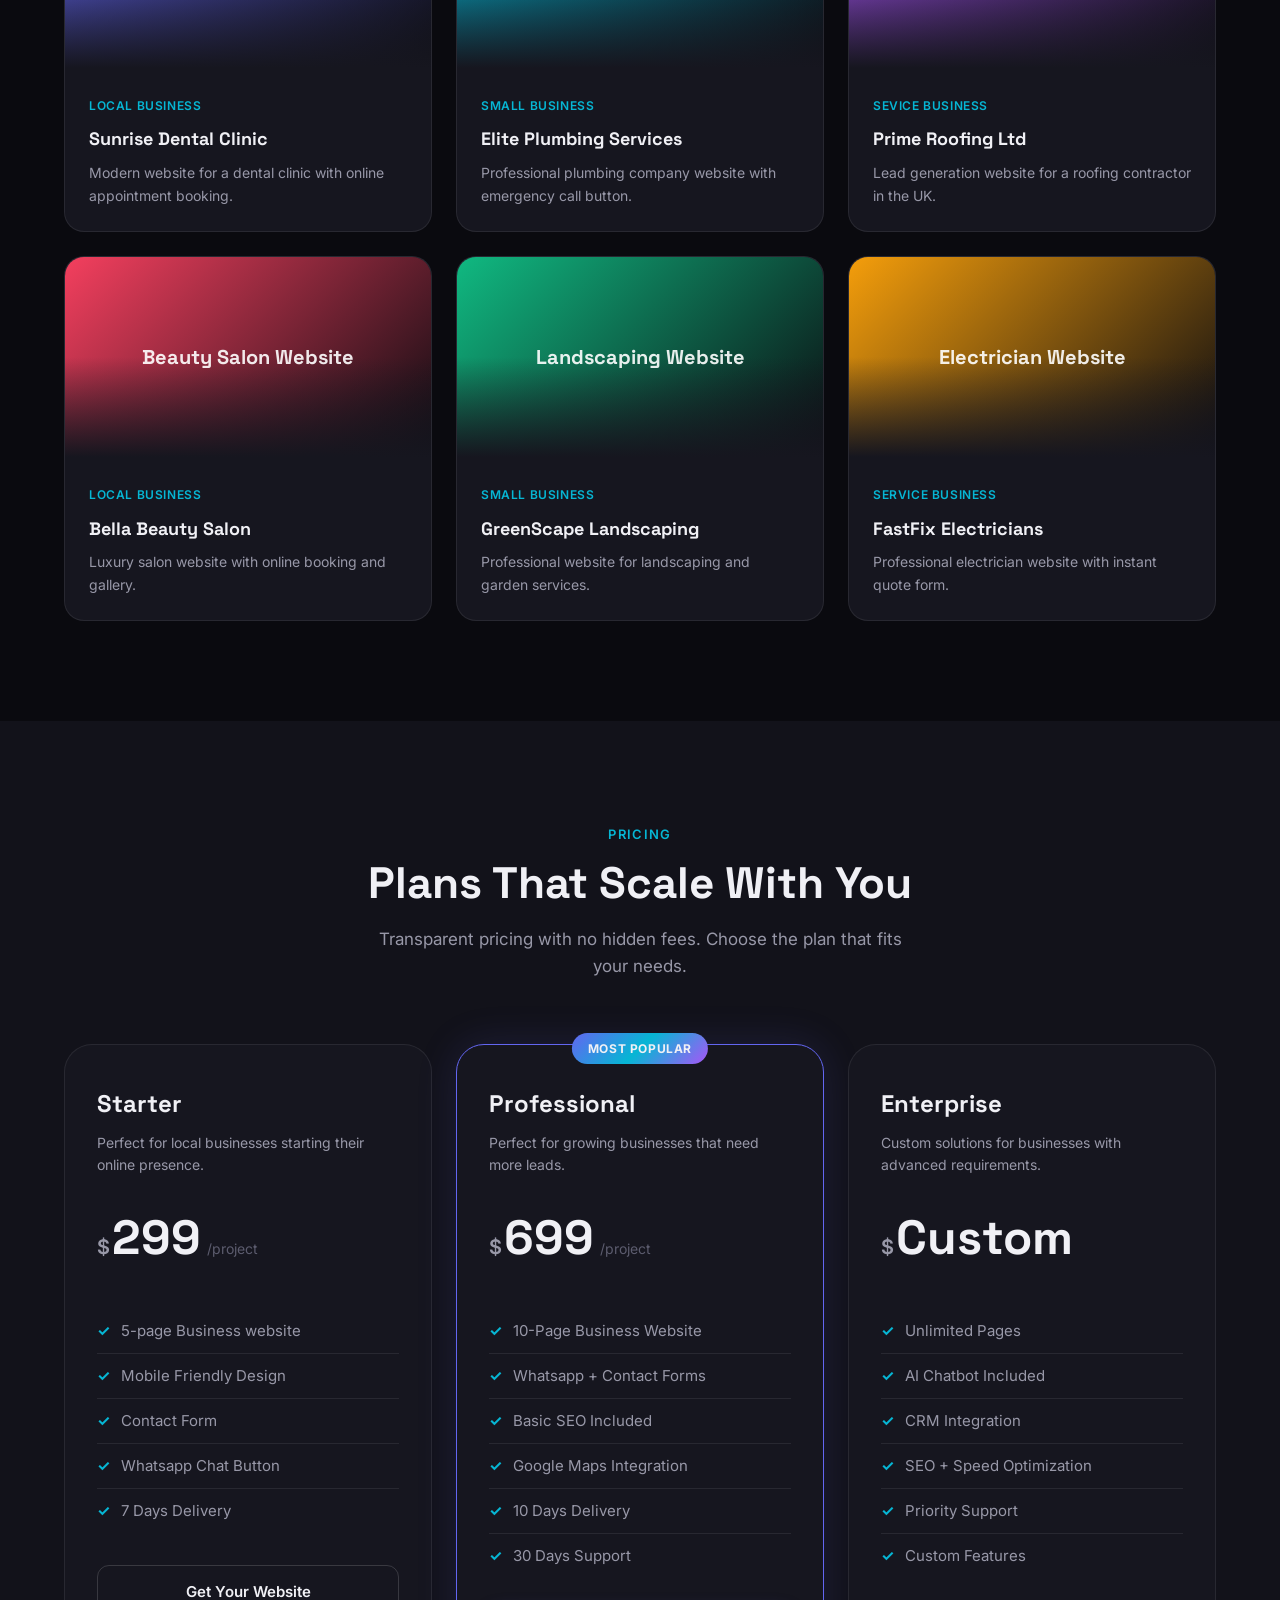
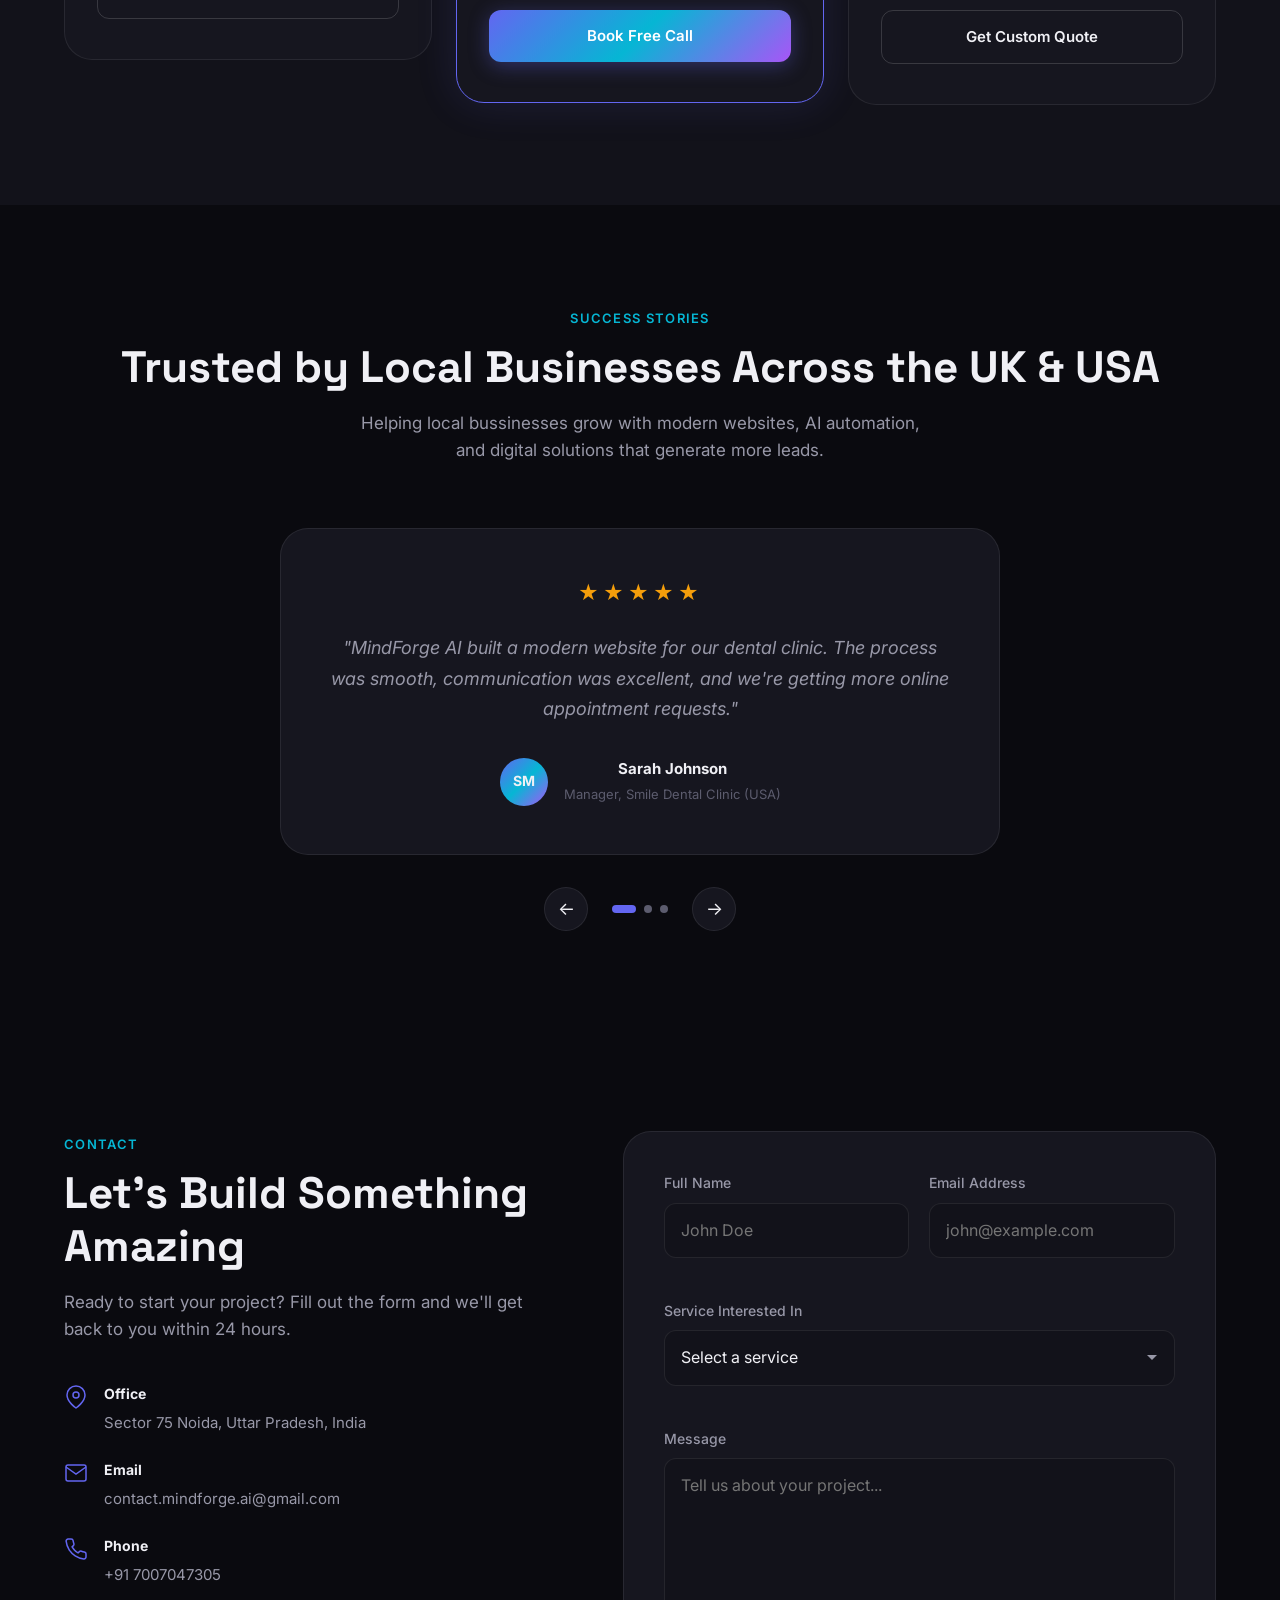
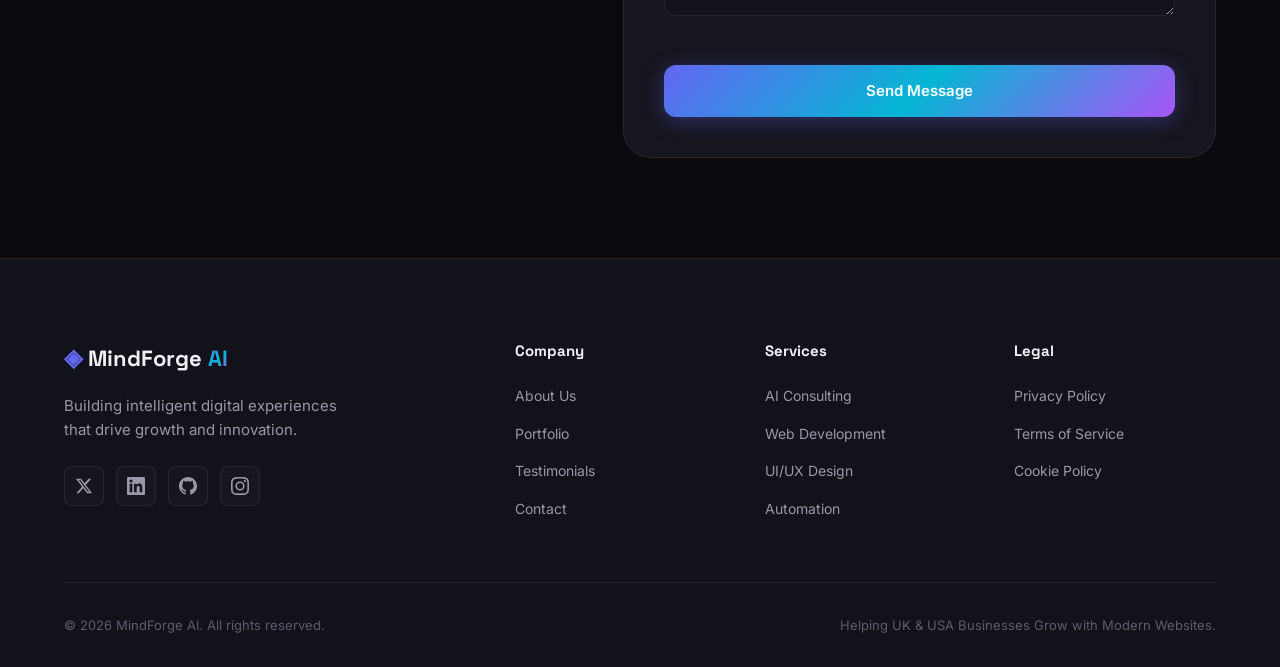
<file: Websites/Digital-Agency/index.html>
<!DOCTYPE html>
<html lang="en">
<head>
  <meta charset="UTF-8">
  <meta name="viewport" content="width=device-width, initial-scale=1.0">
  <meta name="description" content="MindForge AI — A modern digital agency specializing in AI-powered branding, web development, and growth strategies.">
  <title>MindForge AI | Digital Agency</title>
  <link rel="preconnect" href="https://fonts.googleapis.com">
  <link rel="preconnect" href="https://fonts.gstatic.com" crossorigin>
  <link href="https://fonts.googleapis.com/css2?family=Inter:wght@400;500;600;700;800&family=Space+Grotesk:wght@500;700&display=swap" rel="stylesheet">
  <link rel="stylesheet" href="style.css">
</head>
<body>
  <div class="noise-overlay" aria-hidden="true"></div>

  <header class="header" id="header">
    <nav class="nav container">
      <a href="#" class="logo">
        <span class="logo-icon">◈</span>
        MindForge<span class="logo-accent">AI</span>
      </a>
      <button class="nav-toggle" id="navToggle" aria-label="Toggle navigation" aria-expanded="false">
        <span></span>
        <span></span>
        <span></span>
      </button>
      <ul class="nav-links" id="navLinks">
        <li><a href="#about">About</a></li>
        <li><a href="#services">Services</a></li>
        <li><a href="#portfolio">Portfolio</a></li>
        <li><a href="#pricing">Pricing</a></li>
        <li><a href="#testimonials">Testimonials</a></li>
        <li><a href="#contact" class="btn btn-sm btn-primary">Contact</a></li>
      </ul>
    </nav>
  </header>

  <main>
    <!-- Hero -->
    <section class="hero" id="hero">
      <div class="hero-bg">
        <div class="hero-orb hero-orb-1"></div>
        <div class="hero-orb hero-orb-2"></div>
        <div class="hero-grid"></div>
      </div>
      <div class="container hero-content">
        <div class="hero-badge reveal">
          <span class="pulse-dot"></span>
          AI-Powered Digital Agency
        </div>
        <h1 class="hero-title reveal">
          We Build <span class="gradient-text">AI Solutions</span><br>
          That Grow Your Business
        </h1>
        <p class="hero-subtitle reveal">
          We help businesses grow with AI Chatbots, Website Development,
          Automation, SEO, and Digital Marketing.
        </p>
        <div class="hero-actions reveal">
          <a href="#contact" class="btn btn-primary">Book Free Consultation</a>
          <a href="#portfolio" class="btn btn-outline">See Our Portfolio</a>
        </div>
        <div class="hero-stats reveal">
          <div class="stat">
            <span class="stat-number" data-target="150">0</span><span class="stat-suffix">+</span>
            <span class="stat-label">Projects Delivered</span>
          </div>
          <div class="stat-divider"></div>
          <div class="stat">
            <span class="stat-number" data-target="98">0</span><span class="stat-suffix">%</span>
            <span class="stat-label">Client Satisfaction</span>
          </div>
          <div class="stat-divider"></div>
          <div class="stat">
            <span class="stat-number" data-target="12">0</span><span class="stat-suffix">+</span>
            <span class="stat-label">Years Experience</span>
          </div>
        </div>
      </div>
    </section>

    <!-- About -->
    <section class="section about" id="about">
      <div class="container">
        <div class="section-header reveal">
          <span class="section-tag">About Us</span>
          <h2 class="section-title">Pioneering the Future of Digital</h2>
          <p class="section-desc">We blend human creativity with artificial intelligence to craft experiences that captivate and convert.</p>
        </div>
        <div class="about-grid">
          <div class="about-visual reveal">
            <div class="about-card">
              <div class="about-card-inner">
                <div class="about-icon">🧠</div>
                <h3>AI-First Approach</h3>
                <p>Leveraging machine learning and generative AI to accelerate every phase of your project.</p>
              </div>
              <div class="about-card-glow"></div>
            </div>
            <div class="about-floating about-float-1">
              <span>⚡</span> 3x Faster Delivery
            </div>
            <div class="about-floating about-float-2">
              <span>🎯</span> Data-Driven Results
            </div>
          </div>
          <div class="about-content reveal">
            <p class="about-text">
              Founded in 2014, MindForge AI has grown into a full-service digital agency trusted by startups and Fortune 500 companies alike. Our team of strategists, designers, and engineers work at the intersection of technology and creativity.
            </p>
            <p class="about-text">
              We don't just follow trends — we set them. From AI-powered chatbots to immersive web experiences, we help brands stay ahead in an ever-evolving digital landscape.
            </p>
            <ul class="about-features">
              <li>
                <svg viewBox="0 0 24 24" fill="none" stroke="currentColor" stroke-width="2"><path d="M20 6L9 17l-5-5"/></svg>
                Award-winning design team
              </li>
              <li>
                <svg viewBox="0 0 24 24" fill="none" stroke="currentColor" stroke-width="2"><path d="M20 6L9 17l-5-5"/></svg>
                End-to-end project management
              </li>
              <li>
                <svg viewBox="0 0 24 24" fill="none" stroke="currentColor" stroke-width="2"><path d="M20 6L9 17l-5-5"/></svg>
                Dedicated AI research lab
              </li>
              <li>
                <svg viewBox="0 0 24 24" fill="none" stroke="currentColor" stroke-width="2"><path d="M20 6L9 17l-5-5"/></svg>
                24/7 global support
              </li>
            </ul>
          </div>
        </div>
      </div>
    </section>

    <!-- Services -->
    <section class="section services" id="services">
      <div class="container">
        <div class="section-header reveal">
          <span class="section-tag">Services</span>
          <h2 class="section-title">What We Do Best</h2>
          <p class="section-desc">Comprehensive digital solutions tailored to your business goals.</p>
        </div>
        <div class="services-grid">
          <article class="service-card reveal">
            <div class="service-icon">
              <svg viewBox="0 0 24 24" fill="none" stroke="currentColor" stroke-width="1.5"><path d="M12 2L2 7l10 5 10-5-10-5zM2 17l10 5 10-5M2 12l10 5 10-5"/></svg>
            </div>
            <h3>AI Chatbot Development</h3>
            <p>Custom AI chatbots for Whatsapp, websites and customer support.</p>
            <a href="#contact" class="service-link">Learn more →</a>
          </article>
          <article class="service-card reveal">
            <div class="service-icon">
              <svg viewBox="0 0 24 24" fill="none" stroke="currentColor" stroke-width="1.5"><rect x="2" y="3" width="20" height="14" rx="2"/><path d="M8 21h8M12 17v4"/></svg>
            </div>
            <h3>Website Development</h3>
            <p>Fast, modern and responsive business websites.</p>
            <a href="#contact" class="service-link">Learn more →</a>
          </article>
          <article class="service-card reveal">
            <div class="service-icon">
              <svg viewBox="0 0 24 24" fill="none" stroke="currentColor" stroke-width="1.5"><circle cx="12" cy="12" r="10"/><path d="M12 6v6l4 2"/></svg>
            </div>
            <h3>Business Automation</h3>
            <p>Automate repetitive work using AI and smart workflows.</p>
            <a href="#contact" class="service-link">Learn more →</a>
          </article>
          <article class="service-card reveal">
            <div class="service-icon">
              <svg viewBox="0 0 24 24" fill="none" stroke="currentColor" stroke-width="1.5"><path d="M21 15a2 2 0 01-2 2H7l-4 4V5a2 2 0 012-2h14a2 2 0 012 2z"/></svg>
            </div>
            <h3>AI Voice Agents</h3>
            <p>AI voice assistants that answer customer calls 24/7.</p>
            <a href="#contact" class="service-link">Learn more →</a>
          </article>
          <article class="service-card reveal">
            <div class="service-icon">
              <svg viewBox="0 0 24 24" fill="none" stroke="currentColor" stroke-width="1.5"><path d="M18 20V10M12 20V4M6 20v-6"/></svg>
            </div>
            <h3>SEO & Google Ranking</h3>
            <p>Rank higher on Google and attract more customers.</p>
            <a href="#contact" class="service-link">Learn more →</a>
          </article>
          <article class="service-card reveal">
            <div class="service-icon">
              <svg viewBox="0 0 24 24" fill="none" stroke="currentColor" stroke-width="1.5"><path d="M17 21v-2a4 4 0 00-4-4H5a4 4 0 00-4 4v2"/><circle cx="9" cy="7" r="4"/><path d="M23 21v-2a4 4 0 00-3-3.87M16 3.13a4 4 0 010 7.75"/></svg>
            </div>
            <h3>Digital Marketing</h3>
            <p>Run ads and grow your business with proven marketing strategies.</p>
            <a href="#contact" class="service-link">Learn more →</a>
          </article>
        </div>
      </div>
    </section>

    <!-- Portfolio -->
    <section class="section portfolio" id="portfolio">
      <div class="container">
        <div class="section-header reveal">
          <span class="section-tag">Portfolio</span>
          <h2 class="section-title">Featured Projects</h2>
          <p class="section-desc">A selection of our recent work across industries.</p>
        </div>
        <div class="portfolio-filters reveal">
          <button class="filter-btn active" data-filter="all">All</button>
          <button class="filter-btn" data-filter="web">Web</button>
          <button class="filter-btn" data-filter="ai">AI</button>
          <button class="filter-btn" data-filter="branding">Branding</button>
        </div>
        <div class="portfolio-grid">
          <article class="portfolio-item reveal" data-category="web">
            <div class="portfolio-image" style="--accent: #6366f1;">
              <div class="portfolio-placeholder">Dental Clinic Website</div>
            </div>
            <div class="portfolio-info">
              <span class="portfolio-tag">Local Business</span>
              <h3>Sunrise Dental Clinic</h3>
              <p>Modern website for a dental clinic with online appointment booking.</p>
            </div>
          </article>
          <article class="portfolio-item reveal" data-category="ai">
            <div class="portfolio-image" style="--accent: #06b6d4;">
              <div class="portfolio-placeholder">Plumbing Business Website</div>
            </div>
            <div class="portfolio-info">
              <span class="portfolio-tag">Small Business</span>
              <h3>Elite Plumbing Services</h3>
              <p>Professional plumbing company website with emergency call button.</p>
            </div>
          </article>
          <article class="portfolio-item reveal" data-category="branding">
            <div class="portfolio-image" style="--accent: #a855f7;">
              <div class="portfolio-placeholder">Roofing Company Website</div>
            </div>
            <div class="portfolio-info">
              <span class="portfolio-tag">Sevice Business</span>
              <h3>Prime Roofing Ltd</h3>
              <p>Lead generation website for a roofing contractor in the UK.</p>
            </div>
          </article>
          <article class="portfolio-item reveal" data-category="web">
            <div class="portfolio-image" style="--accent: #f43f5e;">
              <div class="portfolio-placeholder">Beauty Salon Website</div>
            </div>
            <div class="portfolio-info">
              <span class="portfolio-tag">Local BUsiness</span>
              <h3>Bella Beauty Salon</h3>
              <p>Luxury salon website with online booking and gallery.</p>
            </div>
          </article>
          <article class="portfolio-item reveal" data-category="ai">
            <div class="portfolio-image" style="--accent: #10b981;">
              <div class="portfolio-placeholder">Landscaping Website</div>
            </div>
            <div class="portfolio-info">
              <span class="portfolio-tag">Small Business</span>
              <h3>GreenScape Landscaping</h3>
              <p>Professional website for landscaping and garden services.</p>
            </div>
          </article>
          <article class="portfolio-item reveal" data-category="branding">
            <div class="portfolio-image" style="--accent: #f59e0b;">
              <div class="portfolio-placeholder">Electrician Website</div>
            </div>
            <div class="portfolio-info">
              <span class="portfolio-tag">Service Business</span>
              <h3>FastFix Electricians</h3>
              <p>Professional electrician website with instant quote form.</p>
            </div>
          </article>
        </div>
      </div>
    </section>

    <!-- Pricing -->
    <section class="section pricing" id="pricing">
      <div class="container">
        <div class="section-header reveal">
          <span class="section-tag">Pricing</span>
          <h2 class="section-title">Plans That Scale With You</h2>
          <p class="section-desc">Transparent pricing with no hidden fees. Choose the plan that fits your needs.</p>
        </div>
        <div class="pricing-grid">
          <article class="pricing-card reveal">
            <div class="pricing-header">
              <h3>Starter</h3>
              <p class="pricing-desc">Perfect for local businesses starting their online presence.</p>
            </div>
            <div class="pricing-price">
              <span class="price-currency">$</span>
              <span class="price-amount">299</span>
              <span class="price-period">/project</span>
            </div>
            <ul class="pricing-features">
              <li>5-page Business website</li>
              <li>Mobile Friendly Design</li>
              <li>Contact Form</li>
              <li>Whatsapp Chat Button</li>
              <li>7 Days Delivery</li>
            </ul>
            <a href="#contact" class="btn btn-outline btn-block">Get Your Website</a>
          </article>
          <article class="pricing-card pricing-featured reveal">
            <div class="pricing-badge">Most Popular</div>
            <div class="pricing-header">
              <h3>Professional</h3>
              <p class="pricing-desc">Perfect for growing businesses that need more leads.</p>
            </div>
            <div class="pricing-price">
              <span class="price-currency">$</span>
              <span class="price-amount">699</span>
              <span class="price-period">/project</span>
            </div>
            <ul class="pricing-features">
              <li>10-Page Business Website</li>
              <li>Whatsapp + Contact Forms</li>
              <li>Basic SEO Included</li>
              <li>Google Maps Integration</li>
              <li>10 Days Delivery</li>
              <li>30 Days Support</li>
            </ul>
            <a href="#contact" class="btn btn-primary btn-block">Book Free Call</a>
          </article>
          <article class="pricing-card reveal">
            <div class="pricing-header">
              <h3>Enterprise</h3>
              <p class="pricing-desc">Custom solutions for businesses with advanced requirements.</p>
            </div>
            <div class="pricing-price">
              <span class="price-currency">$</span>
              <span class="price-amount">Custom</span>
            </div>
            <ul class="pricing-features">
              <li>Unlimited Pages</li>
              <li>AI Chatbot Included</li>
              <li>CRM Integration</li>
              <li>SEO + Speed Optimization</li>
              <li>Priority Support</li>
              <li>Custom Features</li>
            </ul>
            <a href="#contact" class="btn btn-outline btn-block">Get Custom Quote</a>
          </article>
        </div>
      </div>
    </section>

    <!-- Testimonials -->
    <section class="section testimonials" id="testimonials">
      <div class="container">
        <div class="section-header reveal">
          <span class="section-tag">Success Stories</span>
          <h2 class="section-title">Trusted by Local Businesses Across the UK & USA</h2>
          <p class="section-desc">Helping local bussinesses grow with modern websites, AI automation, and digital solutions that generate more leads.</p>
        </div>
        <div class="testimonials-slider reveal">
          <div class="testimonials-track" id="testimonialsTrack">
            <article class="testimonial-card">
              <div class="testimonial-stars">★★★★★</div>
              <blockquote>
                "MindForge AI built a modern website for our dental clinic. The process was smooth, communication was excellent, and we're getting more online appointment requests."
              </blockquote>
              <div class="testimonial-author">
                <div class="author-avatar">SM</div>
                <div>
                  <strong>Sarah Johnson</strong>
                  <span>Manager, Smile Dental Clinic (USA)</span>
                </div>
              </div>
            </article>
            <article class="testimonial-card">
              <div class="testimonial-stars">★★★★★</div>
              <blockquote>
                "MindForge AI delivered exactly what we needed. Our plumbing business now has a professional website that brings in new customer enquiries every week."
              </blockquote>
              <div class="testimonial-author">
                <div class="author-avatar">JR</div>
                <div>
                  <strong>Michael Brown</strong>
                  <span>Owner, Elite Plumbing Services (UK)</span>
                </div>
              </div>
            </article>
            <article class="testimonial-card">
              <div class="testimonial-stars">★★★★★</div>
              <blockquote>
                "Professional team, fast delivery and excellent support. Highly recommended for any local business looking to grow online."
              </blockquote>
              <div class="testimonial-author">
                <div class="author-avatar">EP</div>
                <div>
                  <strong>James Walker</strong>
                  <span>Owner, Walker Roofing Ltd (UK)</span>
                </div>
              </div>
            </article>
          </div>
          <div class="testimonials-nav">
            <button class="testimonial-btn" id="prevTestimonial" aria-label="Previous testimonial">←</button>
            <div class="testimonial-dots" id="testimonialDots"></div>
            <button class="testimonial-btn" id="nextTestimonial" aria-label="Next testimonial">→</button>
          </div>
        </div>
      </div>
    </section>

    <!-- Contact -->
    <section class="section contact" id="contact">
      <div class="container">
        <div class="contact-grid">
          <div class="contact-info reveal">
            <span class="section-tag">Contact</span>
            <h2 class="section-title">Let's Build Something Amazing</h2>
            <p class="section-desc">Ready to start your project? Fill out the form and we'll get back to you within 24 hours.</p>
            <ul class="contact-details">
              <li>
                <svg viewBox="0 0 24 24" fill="none" stroke="currentColor" stroke-width="1.5"><path d="M21 10c0 7-9 13-9 13s-9-6-9-13a9 9 0 0118 0z"/><circle cx="12" cy="10" r="3"/></svg>
                <div>
                  <strong>Office</strong>
                  <span>Sector 75 Noida, Uttar Pradesh, India</span>
                </div>
              </li>
              <li>
                <svg viewBox="0 0 24 24" fill="none" stroke="currentColor" stroke-width="1.5"><path d="M4 4h16c1.1 0 2 .9 2 2v12c0 1.1-.9 2-2 2H4c-1.1 0-2-.9-2-2V6c0-1.1.9-2 2-2z"/><path d="M22 6l-10 7L2 6"/></svg>
                <div>
                  <strong>Email</strong>
                  <span>contact.mindforge.ai@gmail.com</span>
                </div>
              </li>
              <li>
                <svg viewBox="0 0 24 24" fill="none" stroke="currentColor" stroke-width="1.5"><path d="M22 16.92v3a2 2 0 01-2.18 2 19.79 19.79 0 01-8.63-3.07 19.5 19.5 0 01-6-6 19.79 19.79 0 01-3.07-8.67A2 2 0 014.11 2h3a2 2 0 012 1.72c.127.96.361 1.903.7 2.81a2 2 0 01-.45 2.11L8.09 9.91a16 16 0 006 6l1.27-1.27a2 2 0 012.11-.45c.907.339 1.85.573 2.81.7A2 2 0 0122 16.92z"/></svg>
                <div>
                  <strong>Phone</strong>
                  <span>+91 7007047305</span>
                </div>
              </li>
            </ul>
          </div>
          <form class="contact-form reveal" id="contactForm" novalidate>
            <div class="form-row">
              <div class="form-group">
                <label for="name">Full Name</label>
                <input type="text" id="name" name="name" placeholder="John Doe" required>
                <span class="form-error" id="nameError"></span>
              </div>
              <div class="form-group">
                <label for="email">Email Address</label>
                <input type="email" id="email" name="email" placeholder="john@example.com" required>
                <span class="form-error" id="emailError"></span>
              </div>
            </div>
            <div class="form-group">
              <label for="service">Service Interested In</label>
              <select id="service" name="service" required>
                <option value="">Select a service</option>
                <option value="ai-strategy">AI Strategy & Consulting</option>
                <option value="web-dev">Web & App Development</option>
                <option value="design">Brand & UI/UX Design</option>
                <option value="chatbot">AI Chatbots & Automation</option>
                <option value="seo">Data Analytics & SEO</option>
                <option value="social">Social Media & Content</option>
                <option value="other">Other</option>
              </select>
              <span class="form-error" id="serviceError"></span>
            </div>
            <div class="form-group">
              <label for="message">Message</label>
              <textarea id="message" name="message" rows="5" placeholder="Tell us about your project..." required></textarea>
              <span class="form-error" id="messageError"></span>
            </div>
            <button type="submit" class="btn btn-primary btn-block">Send Message</button>
            <div class="form-success" id="formSuccess" hidden>
              ✓ Thank you! Your message has been sent successfully.
            </div>
          </form>
        </div>
      </div>
    </section>
  </main>

  <!-- Footer -->
  <footer class="footer">
    <div class="container">
      <div class="footer-grid">
        <div class="footer-brand">
          <a href="#" class="logo">
            <span class="logo-icon">◈</span>
            MindForge<span class="logo-accent">AI</span>
          </a>
          <p>Building intelligent digital experiences that drive growth and innovation.</p>
          <div class="social-links">
            <a href="#" aria-label="Twitter">
              <svg viewBox="0 0 24 24" fill="currentColor"><path d="M18.244 2.25h3.308l-7.227 8.26 8.502 11.24H16.17l-5.214-6.817L4.99 21.75H1.68l7.73-8.835L1.254 2.25H8.08l4.713 6.231zm-1.161 17.52h1.833L7.084 4.126H5.117z"/></svg>
            </a>
            <a href="#" aria-label="LinkedIn">
              <svg viewBox="0 0 24 24" fill="currentColor"><path d="M20.447 20.452h-3.554v-5.569c0-1.328-.027-3.037-1.852-3.037-1.853 0-2.136 1.445-2.136 2.939v5.667H9.351V9h3.414v1.561h.046c.477-.9 1.637-1.85 3.37-1.85 3.601 0 4.267 2.37 4.267 5.455v6.286zM5.337 7.433a2.062 2.062 0 01-2.063-2.065 2.064 2.064 0 112.063 2.065zm1.782 13.019H3.555V9h3.564v11.452zM22.225 0H1.771C.792 0 0 .774 0 1.729v20.542C0 23.227.792 24 1.771 24h20.451C23.2 24 24 23.227 24 22.271V1.729C24 .774 23.2 0 22.222 0h.003z"/></svg>
            </a>
            <a href="#" aria-label="GitHub">
              <svg viewBox="0 0 24 24" fill="currentColor"><path d="M12 0C5.374 0 0 5.373 0 12c0 5.302 3.438 9.8 8.207 11.387.599.111.793-.261.793-.577v-2.234c-3.338.726-4.033-1.416-4.033-1.416-.546-1.387-1.333-1.756-1.333-1.756-1.089-.745.083-.729.083-.729 1.205.084 1.839 1.237 1.839 1.237 1.07 1.834 2.807 1.304 3.492.997.107-.775.418-1.305.762-1.604-2.665-.305-5.467-1.334-5.467-5.931 0-1.311.469-2.381 1.236-3.221-.124-.303-.535-1.524.117-3.176 0 0 1.008-.322 3.301 1.23A11.509 11.509 0 0112 5.803c1.02.005 2.047.138 3.006.404 2.291-1.552 3.297-1.23 3.297-1.23.653 1.653.242 2.874.118 3.176.77.84 1.235 1.911 1.235 3.221 0 4.609-2.807 5.624-5.479 5.921.43.372.823 1.102.823 2.222v3.293c0 .319.192.694.801.576C20.566 21.797 24 17.3 24 12c0-6.627-5.373-12-12-12z"/></svg>
            </a>
            <a href="#" aria-label="Instagram">
              <svg viewBox="0 0 24 24" fill="currentColor"><path d="M12 2.163c3.204 0 3.584.012 4.85.07 3.252.148 4.771 1.691 4.919 4.919.058 1.265.069 1.645.069 4.849 0 3.205-.012 3.584-.069 4.849-.149 3.225-1.664 4.771-4.919 4.919-1.266.058-1.644.07-4.85.07-3.204 0-3.584-.012-4.849-.07-3.26-.149-4.771-1.699-4.919-4.92-.058-1.265-.07-1.644-.07-4.849 0-3.204.013-3.583.07-4.849.149-3.227 1.664-4.771 4.919-4.919 1.266-.057 1.645-.069 4.849-.069zM12 0C8.741 0 8.333.014 7.053.072 2.695.272.273 2.69.073 7.052.014 8.333 0 8.741 0 12c0 3.259.014 3.668.072 4.948.2 4.358 2.618 6.78 6.98 6.98C8.333 23.986 8.741 24 12 24c3.259 0 3.668-.014 4.948-.072 4.354-.2 6.782-2.618 6.979-6.98.059-1.28.073-1.689.073-4.948 0-3.259-.014-3.667-.072-4.947-.196-4.354-2.617-6.78-6.979-6.98C15.668.014 15.259 0 12 0zm0 5.838a6.162 6.162 0 100 12.324 6.162 6.162 0 000-12.324zM12 16a4 4 0 110-8 4 4 0 010 8zm6.406-11.845a1.44 1.44 0 100 2.881 1.44 1.44 0 000-2.881z"/></svg>
            </a>
          </div>
        </div>
        <div class="footer-links">
          <h4>Company</h4>
          <ul>
            <li><a href="#about">About Us</a></li>
            <li><a href="#portfolio">Portfolio</a></li>
            <li><a href="#testimonials">Testimonials</a></li>
            <li><a href="#contact">Contact</a></li>
          </ul>
        </div>
        <div class="footer-links">
          <h4>Services</h4>
          <ul>
            <li><a href="#services">AI Consulting</a></li>
            <li><a href="#services">Web Development</a>
            <li><a href="#services">UI/UX Design</a></li>
            <li><a href="#services">Automation</a></li>
          </ul>
        </div>
        <div class="footer-links">
          <h4>Legal</h4>
          <ul>
            <li><a href="#">Privacy Policy</a></li>
            <li><a href="#">Terms of Service</a></li>
            <li><a href="#">Cookie Policy</a></li>
          </ul>
        </div>
      </div>
      <div class="footer-bottom">
        <p>&copy; 2026 MindForge AI. All rights reserved.</p>
        <p>Helping UK & USA Businesses Grow with Modern Websites.</p>
      </div>
    </div>
  </footer>

  <script src="script.js"></script>
</body>
</html>
</file>
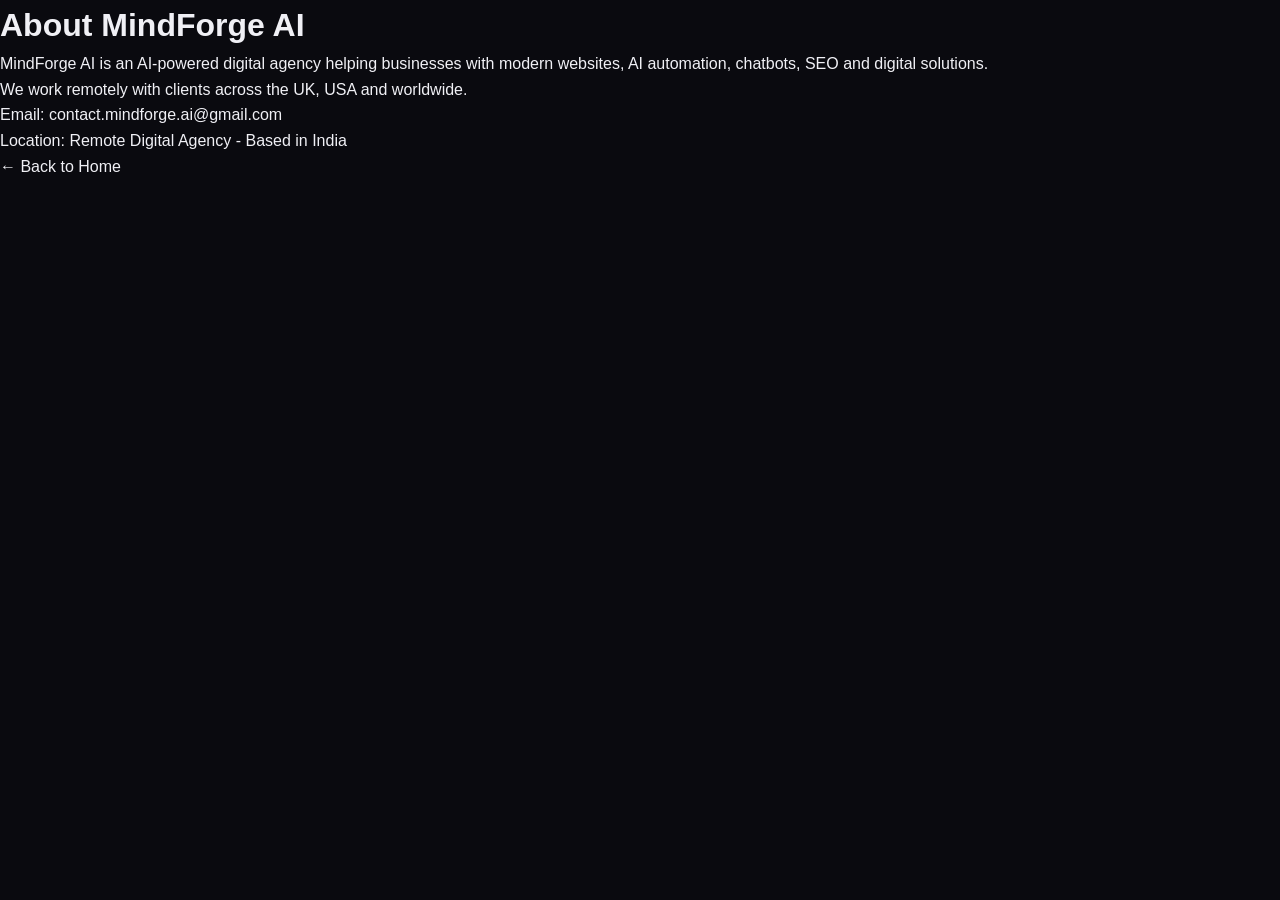
<file: about.html>
<!DOCTYPE html>
<html lang="en">
<head>
<meta charset="UTF-8">
<meta name="viewport" content="width=device-width, initial-scale=1.0">
<title>About - MindForge AI</title>
<link rel="stylesheet" href="style.css">
</head>

<body>

<h1>About MindForge AI</h1>

<p>MindForge AI is an AI-powered digital agency helping businesses with modern websites, AI automation, chatbots, SEO and digital solutions.</p>

<p>We work remotely with clients across the UK, USA and worldwide.</p>

<p>Email: contact.mindforge.ai@gmail.com</p>

<p>Location: Remote Digital Agency - Based in India</p>

<a href="index.html">← Back to Home</a>

</body>
</html>
</file>
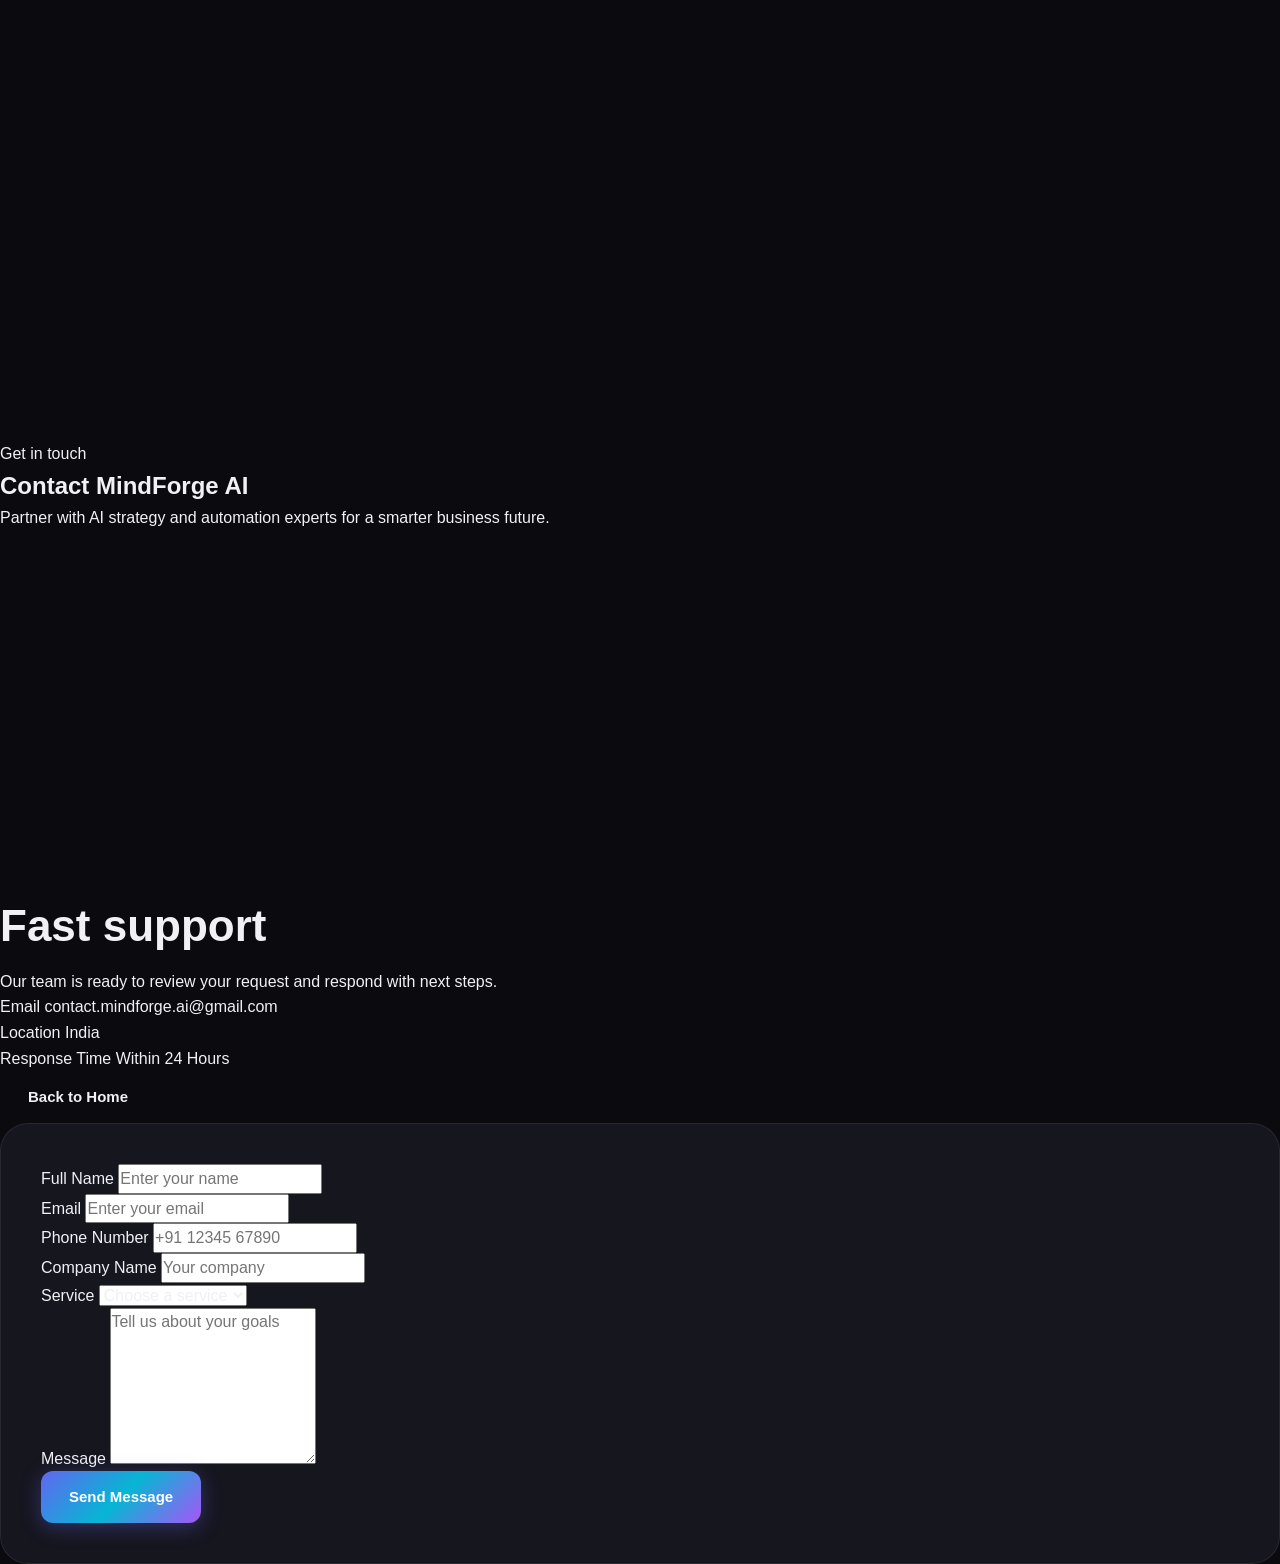
<file: contact.html>
<!DOCTYPE html>
<html lang="en">
<head>
  <meta charset="UTF-8">
  <meta name="viewport" content="width=device-width, initial-scale=1.0">
  <title>Contact MindForge AI</title>
  <link rel="stylesheet" href="style.css">
</head>
<body class="dark-bg">
  <main class="page-wrapper contact-page">
    <section class="hero hero-compact">
      <div class="page-header">
        <span class="eyebrow accent-text">Get in touch</span>
        <h1 class="page-title">Contact MindForge AI</h1>
        <p class="page-subtitle">Partner with AI strategy and automation experts for a smarter business future.</p>
      </div>
    </section>

    <section class="content-grid">
      <div class="contact-panel glass-panel">
        <div class="info-block">
          <h2 class="section-title">Fast support</h2>
          <p class="section-copy">Our team is ready to review your request and respond with next steps.</p>
          <div class="contact-list">
            <div class="contact-item">
              <span class="contact-label">Email</span>
              <a href="mailto:contact.mindforge.ai@gmail.com" class="contact-value">contact.mindforge.ai@gmail.com</a>
            </div>
            <div class="contact-item">
              <span class="contact-label">Location</span>
              <span class="contact-value">India</span>
            </div>
            <div class="contact-item">
              <span class="contact-label">Response Time</span>
              <span class="contact-value">Within 24 Hours</span>
            </div>
          </div>
          <a href="index.html" class="btn btn-secondary back-home">Back to Home</a>
        </div>
      </div>

      <div class="form-panel glass-panel">
        <form class="contact-form">
          <div class="field-group">
            <label for="fullName">Full Name</label>
            <input id="fullName" name="fullName" type="text" placeholder="Enter your name" required class="input-field" />
          </div>

          <div class="field-group">
            <label for="email">Email</label>
            <input id="email" name="email" type="email" placeholder="Enter your email" required class="input-field" />
          </div>

          <div class="row-grid">
            <div class="field-group">
              <label for="phone">Phone Number</label>
              <input id="phone" name="phone" type="tel" placeholder="+91 12345 67890" class="input-field" />
            </div>
            <div class="field-group">
              <label for="company">Company Name</label>
              <input id="company" name="company" type="text" placeholder="Your company" class="input-field" />
            </div>
          </div>

          <div class="field-group">
            <label for="service">Service</label>
            <select id="service" name="service" class="select-field">
              <option value="">Choose a service</option>
              <option value="strategy">AI Strategy</option>
              <option value="automation">Automation</option>
              <option value="data">Data Intelligence</option>
              <option value="custom">Custom Solutions</option>
            </select>
          </div>

          <div class="field-group">
            <label for="message">Message</label>
            <textarea id="message" name="message" rows="6" placeholder="Tell us about your goals" class="textarea-field"></textarea>
          </div>

          <button type="submit" class="btn btn-primary submit-btn">Send Message</button>
        </form>
      </div>
    </section>
  </main>
</body>
</html>
</file>
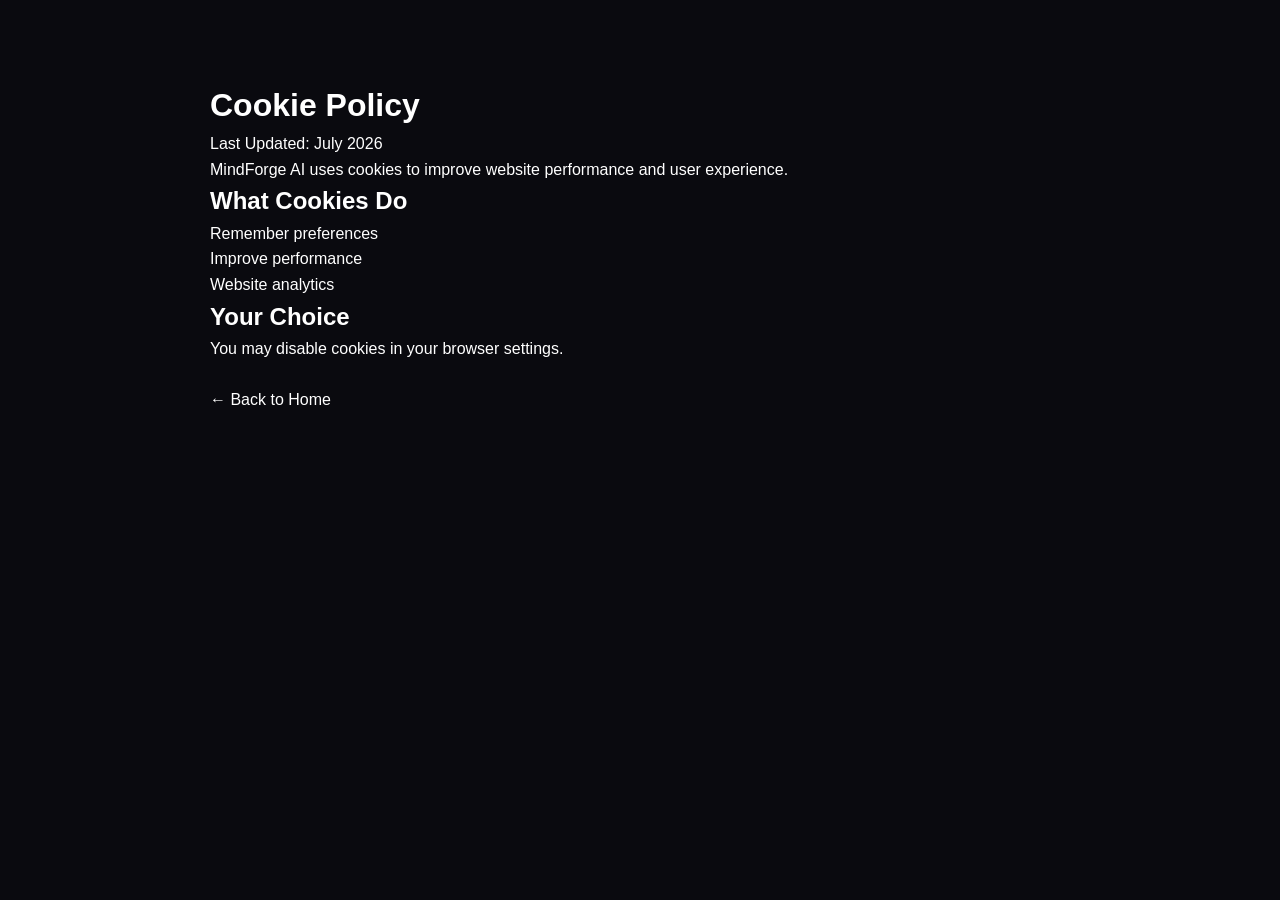
<file: cookie-policy.html>
<!DOCTYPE html>
<html lang="en">
<head>
<meta charset="UTF-8">
<meta name="viewport" content="width=device-width, initial-scale=1.0">
<title>Cookie Policy - MindForge AI</title>
<link rel="stylesheet" href="style.css">
</head>

<body>

<div style="max-width:900px;margin:60px auto;padding:20px;color:white;">

<h1>Cookie Policy</h1>

<p>Last Updated: July 2026</p>

<p>MindForge AI uses cookies to improve website performance and user experience.</p>

<h2>What Cookies Do</h2>

<ul>
<li>Remember preferences</li>
<li>Improve performance</li>
<li>Website analytics</li>
</ul>

<h2>Your Choice</h2>

<p>You may disable cookies in your browser settings.</p>

<br>

<a href="index.html">← Back to Home</a>

</div>

</body>
</html>
</file>
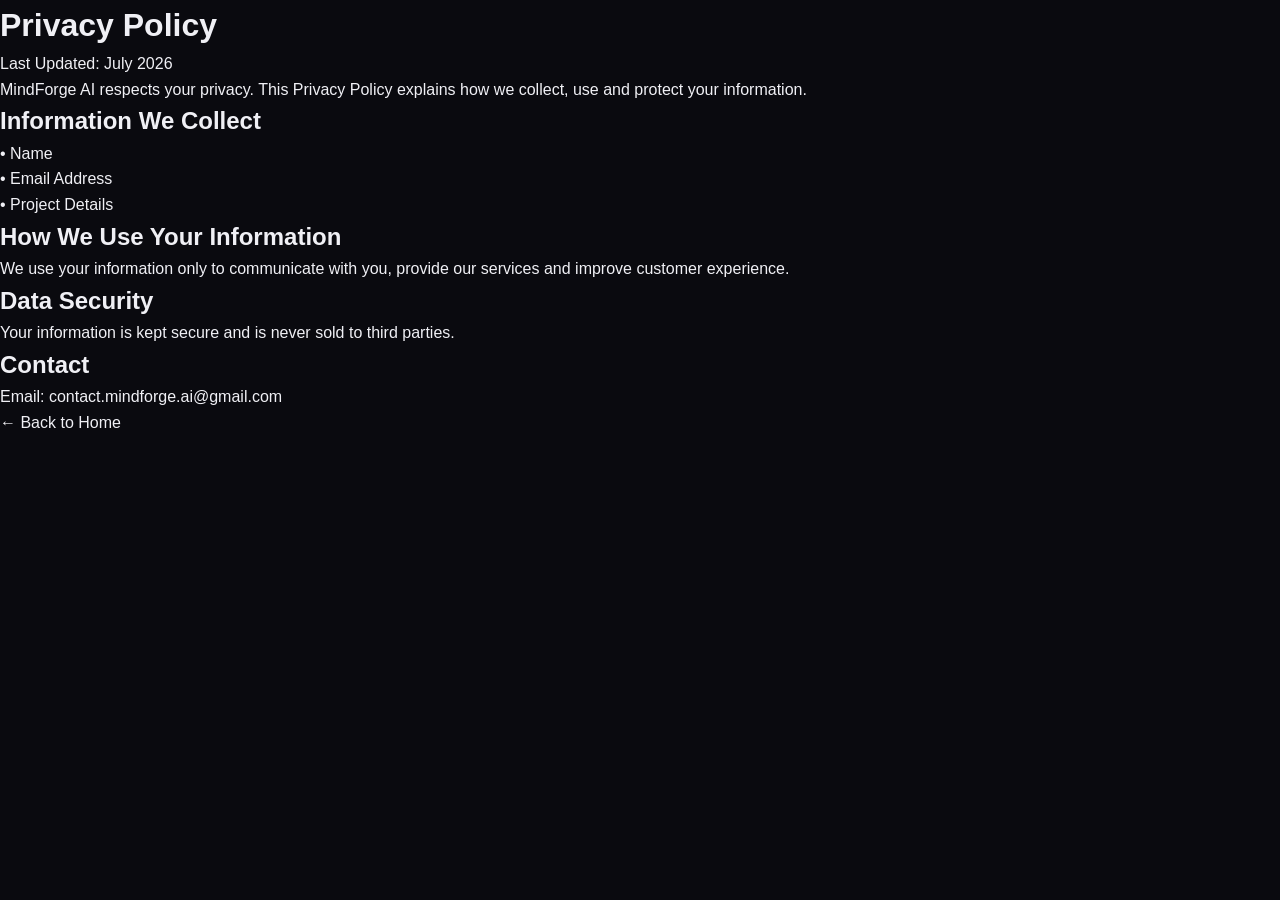
<file: privacy-policy.html>
<!DOCTYPE html>
<html lang="en">
<head>
<meta charset="UTF-8">
<meta name="viewport" content="width=device-width, initial-scale=1.0">
<title>Privacy Policy - MindForge AI</title>
<link rel="stylesheet" href="style.css">
</head>

<body>

<h1>Privacy Policy</h1>

<p>Last Updated: July 2026</p>

<p>MindForge AI respects your privacy. This Privacy Policy explains how we collect, use and protect your information.</p>

<h2>Information We Collect</h2>

<p>• Name</p>
<p>• Email Address</p>
<p>• Project Details</p>

<h2>How We Use Your Information</h2>

<p>We use your information only to communicate with you, provide our services and improve customer experience.</p>

<h2>Data Security</h2>

<p>Your information is kept secure and is never sold to third parties.</p>

<h2>Contact</h2>

<p>Email: contact.mindforge.ai@gmail.com</p>

<a href="index.html">← Back to Home</a>

</body>
</html>
</file>
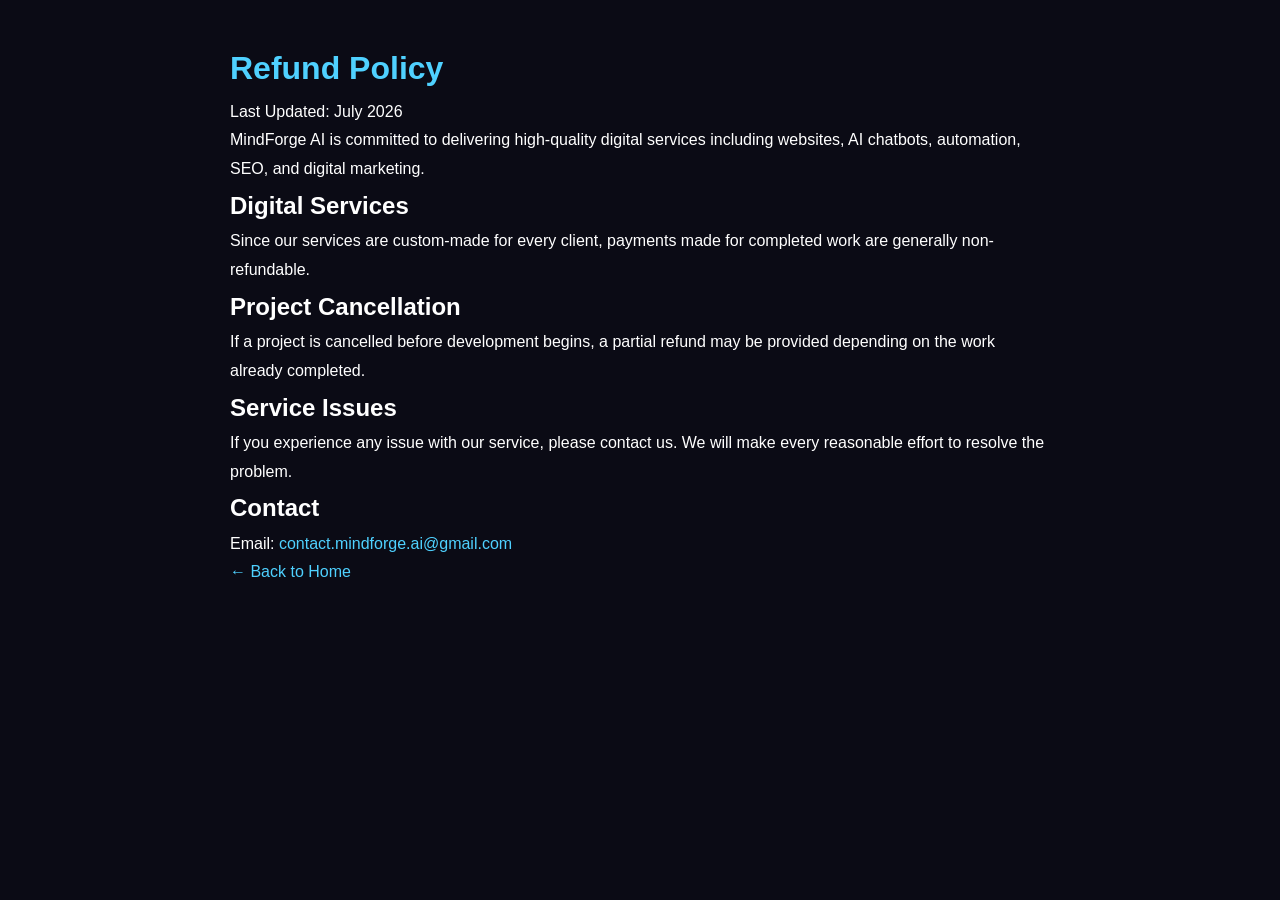
<file: refund-policy.html>
<!DOCTYPE html>
<html lang="en">
<head>
<meta charset="UTF-8">
<meta name="viewport" content="width=device-width, initial-scale=1.0">
<title>Refund Policy | MindForge AI</title>

<link rel="stylesheet" href="style.css">

<style>
body{
font-family:Arial,sans-serif;
background:#0b0b15;
color:white;
line-height:1.8;
padding:40px;
max-width:900px;
margin:auto;
}
h1{
color:#4fd1ff;
}
a{
color:#4fd1ff;
}
</style>

</head>

<body>

<h1>Refund Policy</h1>

<p>Last Updated: July 2026</p>

<p>MindForge AI is committed to delivering high-quality digital services including websites, AI chatbots, automation, SEO, and digital marketing.</p>

<h2>Digital Services</h2>

<p>Since our services are custom-made for every client, payments made for completed work are generally non-refundable.</p>

<h2>Project Cancellation</h2>

<p>If a project is cancelled before development begins, a partial refund may be provided depending on the work already completed.</p>

<h2>Service Issues</h2>

<p>If you experience any issue with our service, please contact us. We will make every reasonable effort to resolve the problem.</p>

<h2>Contact</h2>

<p>Email:
<a href="mailto:contact.mindforge.ai@gmail.com">
contact.mindforge.ai@gmail.com
</a>
</p>

<p>
<a href="index.html">← Back to Home</a>
</p>

</body>
</html>
</file>
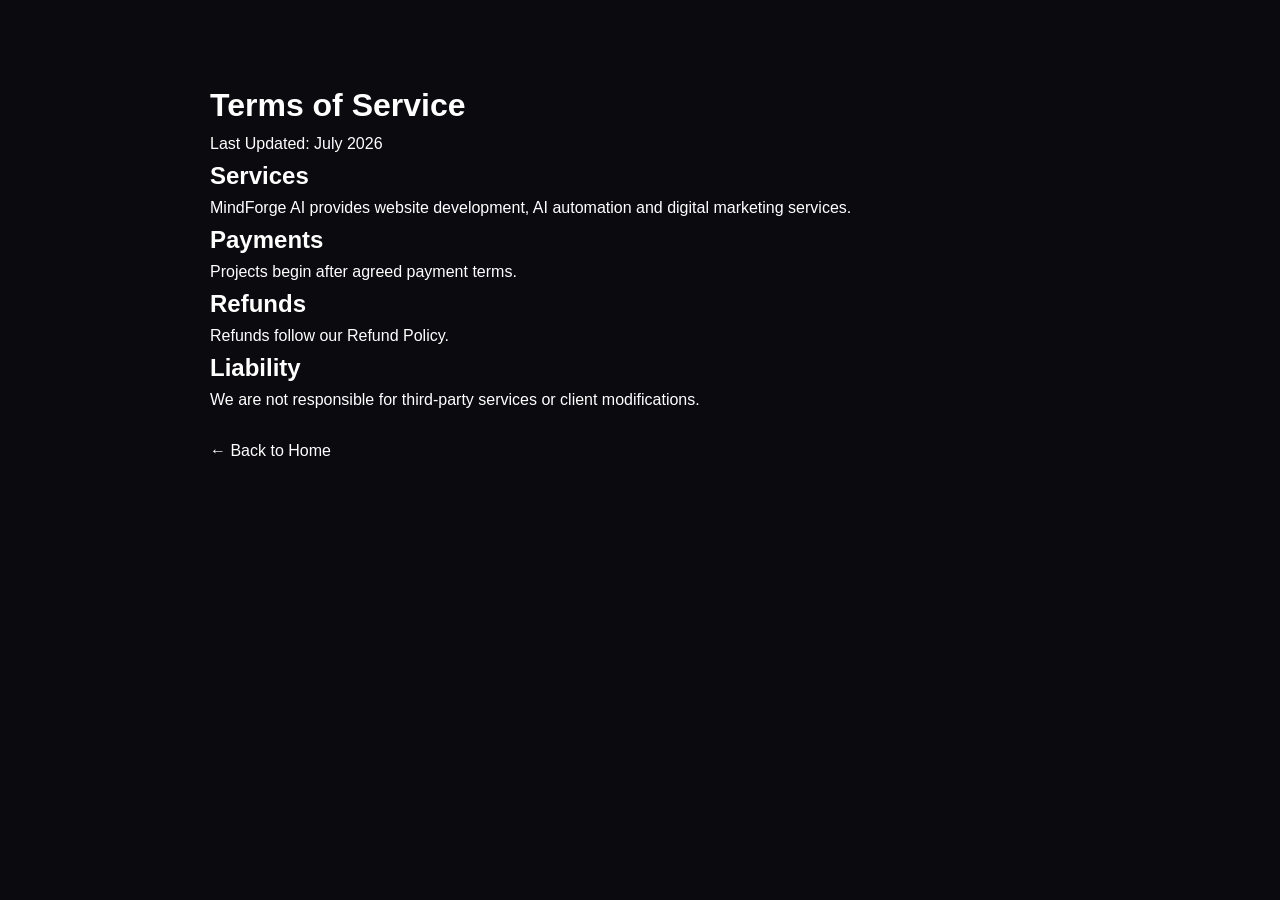
<file: terms.html>
<!DOCTYPE html>
<html lang="en">
<head>
<meta charset="UTF-8">
<meta name="viewport" content="width=device-width, initial-scale=1.0">
<title>Terms of Service - MindForge AI</title>
<link rel="stylesheet" href="style.css">
</head>

<body>

<div style="max-width:900px;margin:60px auto;padding:20px;color:white;">

<h1>Terms of Service</h1>

<p>Last Updated: July 2026</p>

<h2>Services</h2>
<p>MindForge AI provides website development, AI automation and digital marketing services.</p>

<h2>Payments</h2>
<p>Projects begin after agreed payment terms.</p>

<h2>Refunds</h2>
<p>Refunds follow our Refund Policy.</p>

<h2>Liability</h2>
<p>We are not responsible for third-party services or client modifications.</p>

<br>

<a href="index.html">← Back to Home</a>

</div>

</body>
</html>
</file>
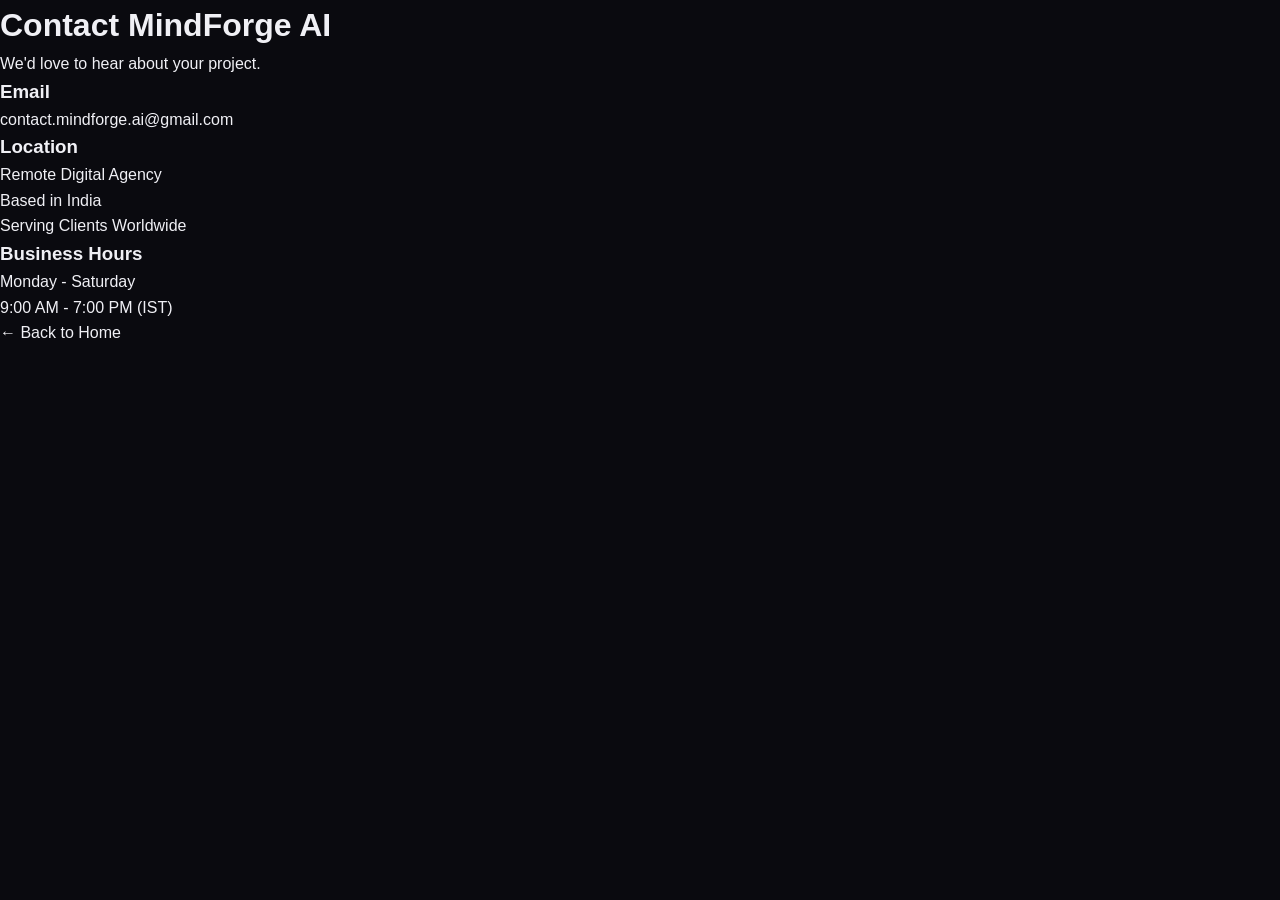
<file: Websites/Digital-Agency/contact.html>
<!DOCTYPE html>
<html lang="en">
<head>
<meta charset="UTF-8">
<meta name="viewport" content="width=device-width, initial-scale=1.0">
<title>Contact - MindForge AI</title>
<link rel="stylesheet" href="style.css">
</head>

<body>

<h1>Contact MindForge AI</h1>

<p>We'd love to hear about your project.</p>

<h3>Email</h3>
<p>contact.mindforge.ai@gmail.com</p>

<h3>Location</h3>
<p>Remote Digital Agency</p>
<p>Based in India</p>
<p>Serving Clients Worldwide</p>

<h3>Business Hours</h3>
<p>Monday - Saturday</p>
<p>9:00 AM - 7:00 PM (IST)</p>

<a href="index.html">← Back to Home</a>

</body>
</html>
</file>
<file: style.css>
/* ===== CSS Variables ===== */
:root {
  --bg-primary: #0a0a0f;
  --bg-secondary: #12121a;
  --bg-card: #16161f;
  --bg-card-hover: #1c1c28;
  --border: rgba(255, 255, 255, 0.08);
  --border-hover: rgba(255, 255, 255, 0.15);
  --text-primary: #f0f0f5;
  --text-secondary: #9898a8;
  --text-muted: #5c5c6e;
  --accent-primary: #6366f1;
  --accent-secondary: #06b6d4;
  --accent-gradient: linear-gradient(135deg, #6366f1 0%, #06b6d4 50%, #a855f7 100%);
  --shadow-sm: 0 2px 8px rgba(0, 0, 0, 0.3);
  --shadow-md: 0 8px 32px rgba(0, 0, 0, 0.4);
  --shadow-glow: 0 0 40px rgba(99, 102, 241, 0.15);
  --radius-sm: 8px;
  --radius-md: 12px;
  --radius-lg: 20px;
  --radius-xl: 28px;
  --transition: 0.3s cubic-bezier(0.4, 0, 0.2, 1);
  --font-body: 'Inter', -apple-system, BlinkMacSystemFont, sans-serif;
  --font-display: 'Space Grotesk', 'Inter', sans-serif;
  --header-height: 72px;
}

/* ===== Reset & Base ===== */
*,
*::before,
*::after {
  margin: 0;
  padding: 0;
  box-sizing: border-box;
}

html {
  scroll-behavior: smooth;
  scroll-padding-top: var(--header-height);
}

body {
  font-family: var(--font-body);
  background: var(--bg-primary);
  color: var(--text-primary);
  line-height: 1.6;
  overflow-x: hidden;
  -webkit-font-smoothing: antialiased;
}

a {
  color: inherit;
  text-decoration: none;
}

ul {
  list-style: none;
}

img {
  max-width: 100%;
  display: block;
}

button,
input,
select,
textarea {
  font: inherit;
  color: inherit;
}

.container {
  width: 100%;
  max-width: 1200px;
  margin: 0 auto;
  padding: 0 24px;
}

.noise-overlay {
  position: fixed;
  inset: 0;
  pointer-events: none;
  z-index: 9999;
  opacity: 0.03;
  background-image: url("data:image/svg+xml,%3Csvg viewBox='0 0 256 256' xmlns='http://www.w3.org/2000/svg'%3E%3Cfilter id='noise'%3E%3CfeTurbulence type='fractalNoise' baseFrequency='0.9' numOctaves='4' stitchTiles='stitch'/%3E%3C/filter%3E%3Crect width='100%25' height='100%25' filter='url(%23noise)'/%3E%3C/svg%3E");
}

/* ===== Typography ===== */
.gradient-text {
  background: var(--accent-gradient);
  -webkit-background-clip: text;
  -webkit-text-fill-color: transparent;
  background-clip: text;
}

.section-tag {
  display: inline-block;
  font-size: 0.8125rem;
  font-weight: 600;
  text-transform: uppercase;
  letter-spacing: 0.1em;
  color: var(--accent-secondary);
  margin-bottom: 12px;
}

.section-title {
  font-family: var(--font-display);
  font-size: clamp(2rem, 4vw, 2.75rem);
  font-weight: 700;
  line-height: 1.2;
  margin-bottom: 16px;
}

.section-desc {
  font-size: 1.0625rem;
  color: var(--text-secondary);
  max-width: 560px;
}

.section-header {
  text-align: center;
  margin-bottom: 64px;
}

.section-header .section-desc {
  margin: 0 auto;
}

.section {
  padding: 100px 0;
  position: relative;
}

/* ===== Buttons ===== */
.btn {
  display: inline-flex;
  align-items: center;
  justify-content: center;
  gap: 8px;
  padding: 14px 28px;
  font-size: 0.9375rem;
  font-weight: 600;
  border-radius: var(--radius-md);
  border: none;
  cursor: pointer;
  transition: all var(--transition);
  white-space: nowrap;
}

.btn-sm {
  padding: 10px 20px;
  font-size: 0.875rem;
}

.btn-primary {
  background: var(--accent-gradient);
  color: #fff;
  box-shadow: 0 4px 20px rgba(99, 102, 241, 0.35);
}

.btn-primary:hover {
  transform: translateY(-2px);
  box-shadow: 0 8px 30px rgba(99, 102, 241, 0.45);
}

.btn-outline {
  background: transparent;
  color: var(--text-primary);
  border: 1px solid var(--border-hover);
}

.btn-outline:hover {
  background: rgba(255, 255, 255, 0.05);
  border-color: var(--accent-primary);
}

.btn-block {
  width: 100%;
}

/* ===== Header ===== */
.header {
  position: fixed;
  top: 0;
  left: 0;
  right: 0;
  z-index: 1000;
  height: var(--header-height);

  backdrop-filter: blur(16px);
  -webkit-backdrop-filter: blur(16px);
  background: rgba(10, 10, 20, 0.55);
  border-bottom: 1px solidrgba(255, 255, 255, 0.08);
  transition: background var(--transition), box-shadow var(--transition);
}

.header.scrolled {
  background: rgba(10, 10, 15, 0.85);
  backdrop-filter: blur(20px);
  -webkit-backdrop-filter: blur(20px);
  border-bottom: 1px solid var(--border);
}

.nav {
  display: flex;
  align-items: center;
  justify-content: space-between;
  height: 100%;
}

.logo {
  display: flex;
  align-items: center;
  gap: 6px;
  font-family: var(--font-display);
  font-size: 1.375rem;
  font-weight: 700;
}

.logo-icon {
  color: var(--accent-primary);
  font-size: 1.5rem;
}

.logo-accent {
  background: var(--accent-gradient);
  -webkit-background-clip: text;
  -webkit-text-fill-color: transparent;
  background-clip: text;
}

.nav-links {
  display: flex;
  align-items: center;
  gap: 32px;
}

.nav-links a:not(.btn) {
  font-size: 0.9375rem;
  font-weight: 500;
  color: var(--text-secondary);
  transition: color var(--transition);
  position: relative;
}

.nav-links a:not(.btn)::after {
  content: '';
  position: absolute;
  bottom: -4px;
  left: 0;
  width: 0;
  height: 2px;
  background: var(--accent-gradient);
  transition: width var(--transition);
}

.nav-links a:not(.btn):hover {
  color: var(--text-primary);
}

.nav-links a:not(.btn):hover::after {
  width: 100%;
}

.nav-toggle {
  display: none;
  flex-direction: column;
  gap: 5px;
  background: none;
  border: none;
  cursor: pointer;
  padding: 4px;
}

.nav-toggle span {
  display: block;
  width: 24px;
  height: 2px;
  background: var(--text-primary);
  transition: all var(--transition);
  border-radius: 2px;
}

.nav-toggle.active span:nth-child(1) {
  transform: rotate(45deg) translate(5px, 5px);
}

.nav-toggle.active span:nth-child(2) {
  opacity: 0;
}

.nav-toggle.active span:nth-child(3) {
  transform: rotate(-45deg) translate(5px, -5px);
}

/* ===== Hero ===== */
.hero {
  min-height: 100vh;
  display: flex;
  align-items: center;
  position: relative;
  padding-top: var(--header-height);
  overflow: hidden;
}

.hero-bg {
  position: absolute;
  inset: 0;
  z-index: 0;
}

.hero-orb {
  position: absolute;
  border-radius: 50%;
  filter: blur(80px);
  opacity: 0.4;
  animation: float 8s ease-in-out infinite;
}

.hero-orb-1 {
  width: 500px;
  height: 500px;
  background: var(--accent-primary);
  top: -10%;
  right: -10%;
}

.hero-orb-2 {
  width: 400px;
  height: 400px;
  background: var(--accent-secondary);
  bottom: 10%;
  left: -10%;
  animation-delay: -4s;
}

.hero-grid {
  position: absolute;
  inset: 0;
  background-image:
    linear-gradient(rgba(255, 255, 255, 0.03) 1px, transparent 1px),
    linear-gradient(90deg, rgba(255, 255, 255, 0.03) 1px, transparent 1px);
  background-size: 60px 60px;
  mask-image: radial-gradient(ellipse at center, black 20%, transparent 70%);
}

.hero-content {
  position: relative;
  z-index: 1;
  text-align: center;
  max-width: 860px;
}

.hero-badge {
  display: inline-flex;
  align-items: center;
  gap: 8px;
  padding: 8px 16px;
  background: rgba(99, 102, 241, 0.1);
  border: 1px solid rgba(99, 102, 241, 0.25);
  border-radius: 100px;
  font-size: 0.875rem;
  font-weight: 500;
  color: var(--accent-secondary);
  margin-bottom: 28px;
}

.pulse-dot {
  width: 8px;
  height: 8px;
  background: var(--accent-secondary);
  border-radius: 50%;
  animation: pulse 2s ease-in-out infinite;
}

.hero-title {
  font-family: var(--font-display);
  font-size: clamp(2.5rem, 6vw, 4.25rem);
  font-weight: 700;
  line-height: 1.1;
  margin-bottom: 24px;
  letter-spacing: -0.02em;
}

.hero-subtitle {
  font-size: clamp(1rem, 2vw, 1.25rem);
  color: var(--text-secondary);
  max-width: 620px;
  margin: 0 auto 36px;
}

.hero-actions {
  display: flex;
  gap: 16px;
  justify-content: center;
  flex-wrap: wrap;
  margin-bottom: 64px;
}

.hero-stats {
  display: flex;
  align-items: center;
  justify-content: center;
  gap: 40px;
  flex-wrap: wrap;
}

.stat {
  text-align: center;
}

.stat-number {
  font-family: var(--font-display);
  font-size: 2.5rem;
  font-weight: 700;
  background: var(--accent-gradient);
  -webkit-background-clip: text;
  -webkit-text-fill-color: transparent;
  background-clip: text;
}

.stat-suffix {
  font-family: var(--font-display);
  font-size: 2rem;
  font-weight: 700;
  background: var(--accent-gradient);
  -webkit-background-clip: text;
  -webkit-text-fill-color: transparent;
  background-clip: text;
}

.stat-label {
  display: block;
  font-size: 0.875rem;
  color: var(--text-muted);
  margin-top: 4px;
}

.stat-divider {
  width: 1px;
  height: 48px;
  background: var(--border);
}

/* ===== About ===== */
.about-grid {
  display: grid;
  grid-template-columns: 1fr 1fr;
  gap: 64px;
  align-items: center;
}

.about-visual {
  position: relative;
}

.about-card {
  position: relative;
  background: var(--bg-card);
  border: 1px solid var(--border);
  border-radius: var(--radius-xl);
  padding: 48px;
  overflow: hidden;
}

.about-card-inner {
  position: relative;
  z-index: 1;
}

.about-card-glow {
  position: absolute;
  top: -50%;
  right: -50%;
  width: 100%;
  height: 100%;
  background: radial-gradient(circle, rgba(99, 102, 241, 0.15) 0%, transparent 70%);
  pointer-events: none;
}

.about-icon {
  font-size: 3rem;
  margin-bottom: 20px;
}

.about-card h3 {
  font-family: var(--font-display);
  font-size: 1.5rem;
  margin-bottom: 12px;
}

.about-card p {
  color: var(--text-secondary);
}

.about-floating {
  position: absolute;
  display: flex;
  align-items: center;
  gap: 8px;
  padding: 12px 20px;
  background: var(--bg-card);
  border: 1px solid var(--border);
  border-radius: var(--radius-md);
  font-size: 0.875rem;
  font-weight: 500;
  box-shadow: var(--shadow-md);
  animation: float 6s ease-in-out infinite;
}

.about-float-1 {
  top: -20px;
  right: -20px;
}

.about-float-2 {
  bottom: -20px;
  left: -20px;
  animation-delay: -3s;
}

.about-text {
  color: var(--text-secondary);
  margin-bottom: 20px;
  font-size: 1.0625rem;
}

.about-features {
  display: flex;
  flex-direction: column;
  gap: 16px;
  margin-top: 32px;
}

.about-features li {
  display: flex;
  align-items: center;
  gap: 12px;
  font-weight: 500;
}

.about-features svg {
  width: 20px;
  height: 20px;
  color: var(--accent-secondary);
  flex-shrink: 0;
}

/* ===== Services ===== */
.services {
  background: var(--bg-secondary);
}

.services-grid {
  display: grid;
  grid-template-columns: repeat(3, 1fr);
  gap: 24px;
}

.service-card {
  background: var(--bg-card);
  border: 1px solid var(--border);
  border-radius: var(--radius-lg);
  padding: 32px;
  transition: all var(--transition);
  position: relative;
  overflow: hidden;
}

.service-card::before {
  content: '';
  position: absolute;
  top: 0;
  left: 0;
  right: 0;
  height: 2px;
  background: var(--accent-gradient);
  transform: scaleX(0);
  transition: transform var(--transition);
}

.service-card:hover {
  transform: translateY(-4px);
  border-color: var(--border-hover);
  box-shadow: var(--shadow-glow);
}

.service-card:hover::before {
  transform: scaleX(1);
}

.service-icon {
  width: 48px;
  height: 48px;
  display: flex;
  align-items: center;
  justify-content: center;
  background: rgba(99, 102, 241, 0.1);
  border-radius: var(--radius-md);
  margin-bottom: 20px;
}

.service-icon svg {
  width: 24px;
  height: 24px;
  color: var(--accent-primary);
}

.service-card h3 {
  font-family: var(--font-display);
  font-size: 1.25rem;
  margin-bottom: 12px;
}

.service-card p {
  color: var(--text-secondary);
  font-size: 0.9375rem;
  margin-bottom: 20px;
}

.service-link {
  font-size: 0.875rem;
  font-weight: 600;
  color: var(--accent-secondary);
  transition: color var(--transition);
}

.service-link:hover {
  color: var(--accent-primary);
}

/* ===== Portfolio ===== */
.portfolio-filters {
  display: flex;
  justify-content: center;
  gap: 12px;
  margin-bottom: 48px;
  flex-wrap: wrap;
}

.filter-btn {
  padding: 10px 24px;
  background: transparent;
  border: 1px solid var(--border);
  border-radius: 100px;
  font-size: 0.875rem;
  font-weight: 500;
  color: var(--text-secondary);
  cursor: pointer;
  transition: all var(--transition);
}

.filter-btn:hover,
.filter-btn.active {
  background: rgba(99, 102, 241, 0.1);
  border-color: var(--accent-primary);
  color: var(--text-primary);
}

.portfolio-grid {
  display: grid;
  grid-template-columns: repeat(3, 1fr);
  gap: 24px;
}

.portfolio-item {
  background: var(--bg-card);
  border: 1px solid var(--border);
  border-radius: var(--radius-lg);
  overflow: hidden;
  transition: all var(--transition);
}

.portfolio-item.hidden {
  display: none;
}

.portfolio-item:hover {
  transform: translateY(-4px);
  box-shadow: var(--shadow-glow);
  border-color: var(--border-hover);
}

.portfolio-image {
  height: 200px;
  background: linear-gradient(135deg, var(--accent, #6366f1) 0%, rgba(10, 10, 15, 0.9) 100%);
  display: flex;
  align-items: center;
  justify-content: center;
  position: relative;
  overflow: hidden;
}

.portfolio-image::after {
  content: '';
  position: absolute;
  inset: 0;
  background: linear-gradient(to top, var(--bg-card) 0%, transparent 50%);
}

.portfolio-placeholder {
  font-family: var(--font-display);
  font-size: 1.25rem;
  font-weight: 700;
  color: rgba(255, 255, 255, 0.9);
  z-index: 1;
}

.portfolio-info {
  padding: 24px;
}

.portfolio-tag {
  font-size: 0.75rem;
  font-weight: 600;
  text-transform: uppercase;
  letter-spacing: 0.05em;
  color: var(--accent-secondary);
}

.portfolio-info h3 {
  font-family: var(--font-display);
  font-size: 1.125rem;
  margin: 8px 0;
}

.portfolio-info p {
  font-size: 0.875rem;
  color: var(--text-secondary);
}

/* ===== Pricing ===== */
.pricing {
  background: var(--bg-secondary);
}

.pricing-grid {
  display: grid;
  grid-template-columns: repeat(3, 1fr);
  gap: 24px;
  align-items: start;
}

.pricing-card {
  background: var(--bg-card);
  border: 1px solid var(--border);
  border-radius: var(--radius-xl);
  padding: 40px 32px;
  position: relative;
  transition: all var(--transition);
}

.pricing-card:hover {
  border-color: var(--border-hover);
}

.pricing-featured {
  border-color: var(--accent-primary);
  box-shadow: var(--shadow-glow);
  transform: scale(1.03);
}

.pricing-badge {
  position: absolute;
  top: -12px;
  left: 50%;
  transform: translateX(-50%);
  padding: 6px 16px;
  background: var(--accent-gradient);
  border-radius: 100px;
  font-size: 0.75rem;
  font-weight: 700;
  text-transform: uppercase;
  letter-spacing: 0.05em;
  white-space: nowrap;
}

.pricing-header h3 {
  font-family: var(--font-display);
  font-size: 1.5rem;
  margin-bottom: 8px;
}

.pricing-desc {
  font-size: 0.875rem;
  color: var(--text-secondary);
  margin-bottom: 24px;
}

.pricing-price {
  margin-bottom: 32px;
  display: flex;
  align-items: baseline;
  gap: 2px;
}

.price-currency {
  font-size: 1.25rem;
  font-weight: 600;
  color: var(--text-secondary);
}

.price-amount {
  font-family: var(--font-display);
  font-size: 3rem;
  font-weight: 700;
}

.price-period {
  font-size: 0.875rem;
  color: var(--text-muted);
  margin-left: 4px;
}

.pricing-features {
  margin-bottom: 32px;
}

.pricing-features li {
  padding: 10px 0;
  font-size: 0.9375rem;
  color: var(--text-secondary);
  border-bottom: 1px solid var(--border);
  position: relative;
  padding-left: 24px;
}

.pricing-features li::before {
  content: '✓';
  position: absolute;
  left: 0;
  color: var(--accent-secondary);
  font-weight: 700;
}

.pricing-features li:last-child {
  border-bottom: none;
}

/* ===== Testimonials ===== */
.testimonials-slider {
  max-width: 720px;
  margin: 0 auto;
  overflow: hidden;
}

.testimonials-track {
  display: flex;
  transition: transform 0.5s cubic-bezier(0.4, 0, 0.2, 1);
}

.testimonial-card {
  min-width: 100%;
  background: var(--bg-card);
  border: 1px solid var(--border);
  border-radius: var(--radius-xl);
  padding: 48px;
  text-align: center;
}

.testimonial-stars {
  color: #f59e0b;
  font-size: 1.25rem;
  letter-spacing: 4px;
  margin-bottom: 24px;
}

.testimonial-card blockquote {
  font-size: 1.125rem;
  line-height: 1.7;
  color: var(--text-secondary);
  font-style: italic;
  margin-bottom: 32px;
}

.testimonial-author {
  display: flex;
  align-items: center;
  justify-content: center;
  gap: 16px;
}

.author-avatar {
  width: 48px;
  height: 48px;
  background: var(--accent-gradient);
  border-radius: 50%;
  display: flex;
  align-items: center;
  justify-content: center;
  font-weight: 700;
  font-size: 0.875rem;
}

.testimonial-author strong {
  display: block;
  font-size: 0.9375rem;
}

.testimonial-author span {
  font-size: 0.8125rem;
  color: var(--text-muted);
}

.testimonials-nav {
  display: flex;
  align-items: center;
  justify-content: center;
  gap: 24px;
  margin-top: 32px;
}

.testimonial-btn {
  width: 44px;
  height: 44px;
  display: flex;
  align-items: center;
  justify-content: center;
  background: var(--bg-card);
  border: 1px solid var(--border);
  border-radius: 50%;
  cursor: pointer;
  transition: all var(--transition);
  font-size: 1.125rem;
}

.testimonial-btn:hover {
  border-color: var(--accent-primary);
  background: rgba(99, 102, 241, 0.1);
}

.testimonial-dots {
  display: flex;
  gap: 8px;
}

.testimonial-dot {
  width: 8px;
  height: 8px;
  border-radius: 50%;
  background: var(--text-muted);
  border: none;
  cursor: pointer;
  transition: all var(--transition);
  padding: 0;
}

.testimonial-dot.active {
  background: var(--accent-primary);
  width: 24px;
  border-radius: 4px;
}

/* ===== Contact ===== */
.contact-grid {
  display: grid;
  grid-template-columns: 1fr 1.2fr;
  gap: 64px;
  align-items: start;
}

.contact-info .section-title,
.contact-info .section-desc {
  text-align: left;
}

.contact-details {
  margin-top: 40px;
  display: flex;
  flex-direction: column;
  gap: 24px;
}

.contact-details li {
  display: flex;
  gap: 16px;
  align-items: flex-start;
}

.contact-details svg {
  width: 24px;
  height: 24px;
  color: var(--accent-primary);
  flex-shrink: 0;
  margin-top: 2px;
}

.contact-details strong {
  display: block;
  font-size: 0.875rem;
  margin-bottom: 4px;
}

.contact-details span {
  font-size: 0.9375rem;
  color: var(--text-secondary);
}

.contact-form {
  background: var(--bg-card);
  border: 1px solid var(--border);
  border-radius: var(--radius-xl);
  padding: 40px;
}

.form-row {
  display: grid;
  grid-template-columns: 1fr 1fr;
  gap: 20px;
}

.form-group {
  margin-bottom: 20px;
}

.form-group label {
  display: block;
  font-size: 0.875rem;
  font-weight: 500;
  margin-bottom: 8px;
  color: var(--text-secondary);
}

.form-group input,
.form-group select,
.form-group textarea {
  width: 100%;
  padding: 14px 16px;
  background: var(--bg-secondary);
  border: 1px solid var(--border);
  border-radius: var(--radius-md);
  transition: all var(--transition);
  outline: none;
}

.form-group input:focus,
.form-group select:focus,
.form-group textarea:focus {
  border-color: var(--accent-primary);
  box-shadow: 0 0 0 3px rgba(99, 102, 241, 0.15);
}

.form-group input.error,
.form-group select.error,
.form-group textarea.error {
  border-color: #f43f5e;
}

.form-error {
  display: block;
  font-size: 0.8125rem;
  color: #f43f5e;
  margin-top: 6px;
  min-height: 1.2em;
}

.form-success {
  margin-top: 16px;
  padding: 14px;
  background: rgba(16, 185, 129, 0.1);
  border: 1px solid rgba(16, 185, 129, 0.3);
  border-radius: var(--radius-md);
  color: #10b981;
  font-size: 0.9375rem;
  text-align: center;
}

.form-group textarea {
  resize: vertical;
  min-height: 120px;
}

.form-group select {
  cursor: pointer;
  appearance: none;
  background-image: url("data:image/svg+xml,%3Csvg xmlns='http://www.w3.org/2000/svg' width='12' height='12' viewBox='0 0 12 12'%3E%3Cpath fill='%239898a8' d='M6 8L1 3h10z'/%3E%3C/svg%3E");
  background-repeat: no-repeat;
  background-position: right 16px center;
}

/* ===== Footer ===== */
.footer {
  background: var(--bg-secondary);
  border-top: 1px solid var(--border);
  padding: 80px 0 32px;
}

.footer-grid {
  display: grid;
  grid-template-columns: 2fr 1fr 1fr 1fr;
  gap: 48px;
  margin-bottom: 48px;
}

.footer-brand p {
  color: var(--text-secondary);
  font-size: 0.9375rem;
  margin: 16px 0 24px;
  max-width: 280px;
}

.social-links {
  display: flex;
  gap: 12px;
}

.social-links a {
  width: 40px;
  height: 40px;
  display: flex;
  align-items: center;
  justify-content: center;
  background: var(--bg-card);
  border: 1px solid var(--border);
  border-radius: var(--radius-sm);
  transition: all var(--transition);
}

.social-links a svg {
  width: 18px;
  height: 18px;
  color: var(--text-secondary);
  transition: color var(--transition);
}

.social-links a:hover {
  border-color: var(--accent-primary);
  background: rgba(99, 102, 241, 0.1);
}

.social-links a:hover svg {
  color: var(--accent-primary);
}

.footer-links h4 {
  font-family: var(--font-display);
  font-size: 0.9375rem;
  margin-bottom: 20px;
}

.footer-links li {
  margin-bottom: 12px;
}

.footer-links a {
  font-size: 0.875rem;
  color: var(--text-secondary);
  transition: color var(--transition);
}

.footer-links a:hover {
  color: var(--text-primary);
}

.footer-bottom {
  display: flex;
  justify-content: space-between;
  align-items: center;
  padding-top: 32px;
  border-top: 1px solid var(--border);
  font-size: 0.8125rem;
  color: var(--text-muted);
}

/* ===== Animations ===== */
@keyframes float {
  0%, 100% { transform: translateY(0); }
  50% { transform: translateY(-20px); }
}

@keyframes pulse {
  0%, 100% { opacity: 1; transform: scale(1); }
  50% { opacity: 0.5; transform: scale(1.2); }
}

.reveal {
  opacity: 0;
  transform: translateY(30px);
  transition: opacity 0.7s cubic-bezier(0.4, 0, 0.2, 1),
              transform 0.7s cubic-bezier(0.4, 0, 0.2, 1);
}

.reveal.visible {
  opacity: 1;
  transform: translateY(0);
}

.reveal-delay-1 { transition-delay: 0.1s; }
.reveal-delay-2 { transition-delay: 0.2s; }
.reveal-delay-3 { transition-delay: 0.3s; }

/* ===== Responsive ===== */
@media (max-width: 1024px) {
  .services-grid,
  .portfolio-grid {
    grid-template-columns: repeat(2, 1fr);
  }

  .pricing-grid {
    grid-template-columns: 1fr;
    max-width: 440px;
    margin: 0 auto;
  }

  .pricing-featured {
    transform: none;
  }

  .footer-grid {
    grid-template-columns: 1fr 1fr;
  }
}

@media (max-width: 768px) {
  .section {
    padding: 72px 0;
  }

  .nav-toggle {
    display: flex;
  }

  .nav-links {
    position: fixed;
    top: var(--header-height);
    left: 0;
    right: 0;
    background: rgba(10, 10, 15, 0.95);
    backdrop-filter: blur(20px);
    flex-direction: column;
    padding: 24px;
    gap: 8px;
    border-bottom: 1px solid var(--border);
    transform: translateY(-120%);
    opacity: 0;
    visibility: hidden;
    transition: all var(--transition);
  }

  .nav-links.open {
    transform: translateY(0);
    opacity: 1;
    visibility: visible;
  }

  .nav-links li {
    width: 100%;
  }

  .nav-links a:not(.btn) {
    display: block;
    padding: 12px 0;
  }

  .nav-links .btn {
    width: 100%;
    margin-top: 8px;
  }

  .about-grid,
  .contact-grid {
    grid-template-columns: 1fr;
    gap: 48px;
  }

  .services-grid,
  .portfolio-grid {
    grid-template-columns: 1fr;
  }

  .hero-stats {
    gap: 24px;
  }

  .stat-divider {
    display: none;
  }

  .form-row {
    grid-template-columns: 1fr;
  }

  .footer-grid {
    grid-template-columns: 1fr;
    gap: 32px;
  }

  .footer-bottom {
    flex-direction: column;
    gap: 8px;
    text-align: center;
  }

  .about-float-1,
  .about-float-2 {
    display: none;
  }

  .testimonial-card {
    padding: 32px 24px;
  }
}

@media (max-width: 480px) {
  .container {
    padding: 0 16px;
  }

  .hero-actions {
    flex-direction: column;
    align-items: stretch;
  }

  .hero-actions .btn {
    width: 100%;
  }

  .contact-form {
    padding: 24px;
  }
}

@media (prefers-reduced-motion: reduce) {
  *,
  *::before,
  *::after {
    animation-duration: 0.01ms !important;
    animation-iteration-count: 1 !important;
    transition-duration: 0.01ms !important;
  }

  .reveal {
    opacity: 1;
    transform: none;
  }

  html {
    scroll-behavior: auto;
  }
}

/* ===== Scroll Reveal Animation ===== */

.reveal{
    opacity:0;
    transform:translateY(50px);
    transition:all .8s ease;
}

.reveal.active{
    opacity:1;
    transform:translateY(0);
}
/* ===== Page Progress Bar ===== */

.page-progress{
    position: fixed;
    top:0;
    left:0;
    width:0%;
    height:3px;
    background:linear-gradient(90deg,#00d4ff,#7b61ff,#ff4ecd);
    z-index:99999;
    transition:width .15s linear;
}

/* ===== Premium Preloader ===== */

#preloader{
    position:fixed;
    inset:0;
    background:#070b14;
    display:flex;
    align-items:center;
    justify-content:center;
    z-index:999999;
    transition:opacity .7s ease, visibility .7s ease;
}

#preloader.hide{
    opacity:0;
    visibility:hidden;
}

.loader-content{
    text-align:center;
}

.loader-logo{
    font-size:42px;
    font-weight:800;
    color:#ffffff;
    letter-spacing:1px;
    margin-bottom:30px;
}

.loader-logo span{
    color:#00d4ff;
}

.loader-spinner{
    width:70px;
    height:70px;
    border:4px solid rgba(255,255,255,.15);
    border-top:4px solid #00d4ff;
    border-radius:50%;
    animation:loaderSpin 1s linear infinite;
    margin:auto;
}

@keyframes loaderSpin{
    from{
        transform:rotate(0deg);
    }
    to{
        transform:rotate(360deg);
    }
}


/* ===== Mouse Glow ===== */

#mouseGlow{
    position:fixed;
    width:300px;
    height:300px;
    border-radius:50%;
    pointer-events:none;
    background:radial-gradient(circle,
        rgba(0,212,255,.18) 0%,
        rgba(123,97,255,.10) 35%,
        transparent 70%);
    transform:translate(-50%,-50%);
    z-index:0;
    opacity:0;
    transition:opacity .3s ease;
    filter:blur(25px);
}

body:hover #mouseGlow{
    opacity:1;
}

/* ===== WhatsApp Floating Button ===== */

.whatsapp-float {
    position: fixed;
    bottom: 25px;
    right: 25px;
    width: 60px;
    height: 60px;
    background: #25D366;
    color: #fff;
    border-radius: 50%;
    display: flex;
    align-items: center;
    justify-content: center;
    text-decoration: none;
    box-shadow: 0 8px 20px rgba(37,211,102,.4);
    z-index: 9999;
    transition: all .3s ease;
}

.whatsapp-float:hover {
    transform: scale(1.1);
    box-shadow: 0 10px 25px rgba(37,211,102,.6);
}

.whatsapp-float img {
    width: 70%;
    height: 70%;
    object-fit: contain;
    display: block;
}

@media (max-width:768px){

    .whatsapp-float{
        width:65px;
        height:65px;
        bottom:20px;
        right:20px;
    }

    .whatsapp-float img{
        width:72%;
        height:72%;
        object-fit:contain;
    }

}
</file>
<file: Websites/Digital-Agency/style.css>
/* ===== CSS Variables ===== */
:root {
  --bg-primary: #0a0a0f;
  --bg-secondary: #12121a;
  --bg-card: #16161f;
  --bg-card-hover: #1c1c28;
  --border: rgba(255, 255, 255, 0.08);
  --border-hover: rgba(255, 255, 255, 0.15);
  --text-primary: #f0f0f5;
  --text-secondary: #9898a8;
  --text-muted: #5c5c6e;
  --accent-primary: #6366f1;
  --accent-secondary: #06b6d4;
  --accent-gradient: linear-gradient(135deg, #6366f1 0%, #06b6d4 50%, #a855f7 100%);
  --shadow-sm: 0 2px 8px rgba(0, 0, 0, 0.3);
  --shadow-md: 0 8px 32px rgba(0, 0, 0, 0.4);
  --shadow-glow: 0 0 40px rgba(99, 102, 241, 0.15);
  --radius-sm: 8px;
  --radius-md: 12px;
  --radius-lg: 20px;
  --radius-xl: 28px;
  --transition: 0.3s cubic-bezier(0.4, 0, 0.2, 1);
  --font-body: 'Inter', -apple-system, BlinkMacSystemFont, sans-serif;
  --font-display: 'Space Grotesk', 'Inter', sans-serif;
  --header-height: 72px;
}

/* ===== Reset & Base ===== */
*,
*::before,
*::after {
  margin: 0;
  padding: 0;
  box-sizing: border-box;
}

html {
  scroll-behavior: smooth;
  scroll-padding-top: var(--header-height);
}

body {
  font-family: var(--font-body);
  background: var(--bg-primary);
  color: var(--text-primary);
  line-height: 1.6;
  overflow-x: hidden;
  -webkit-font-smoothing: antialiased;
}

a {
  color: inherit;
  text-decoration: none;
}

ul {
  list-style: none;
}

img {
  max-width: 100%;
  display: block;
}

button,
input,
select,
textarea {
  font: inherit;
  color: inherit;
}

.container {
  width: 100%;
  max-width: 1200px;
  margin: 0 auto;
  padding: 0 24px;
}

.noise-overlay {
  position: fixed;
  inset: 0;
  pointer-events: none;
  z-index: 9999;
  opacity: 0.03;
  background-image: url("data:image/svg+xml,%3Csvg viewBox='0 0 256 256' xmlns='http://www.w3.org/2000/svg'%3E%3Cfilter id='noise'%3E%3CfeTurbulence type='fractalNoise' baseFrequency='0.9' numOctaves='4' stitchTiles='stitch'/%3E%3C/filter%3E%3Crect width='100%25' height='100%25' filter='url(%23noise)'/%3E%3C/svg%3E");
}

/* ===== Typography ===== */
.gradient-text {
  background: var(--accent-gradient);
  -webkit-background-clip: text;
  -webkit-text-fill-color: transparent;
  background-clip: text;
}

.section-tag {
  display: inline-block;
  font-size: 0.8125rem;
  font-weight: 600;
  text-transform: uppercase;
  letter-spacing: 0.1em;
  color: var(--accent-secondary);
  margin-bottom: 12px;
}

.section-title {
  font-family: var(--font-display);
  font-size: clamp(2rem, 4vw, 2.75rem);
  font-weight: 700;
  line-height: 1.2;
  margin-bottom: 16px;
}

.section-desc {
  font-size: 1.0625rem;
  color: var(--text-secondary);
  max-width: 560px;
}

.section-header {
  text-align: center;
  margin-bottom: 64px;
}

.section-header .section-desc {
  margin: 0 auto;
}

.section {
  padding: 100px 0;
  position: relative;
}

/* ===== Buttons ===== */
.btn {
  display: inline-flex;
  align-items: center;
  justify-content: center;
  gap: 8px;
  padding: 14px 28px;
  font-size: 0.9375rem;
  font-weight: 600;
  border-radius: var(--radius-md);
  border: none;
  cursor: pointer;
  transition: all var(--transition);
  white-space: nowrap;
}

.btn-sm {
  padding: 10px 20px;
  font-size: 0.875rem;
}

.btn-primary {
  background: var(--accent-gradient);
  color: #fff;
  box-shadow: 0 4px 20px rgba(99, 102, 241, 0.35);
}

.btn-primary:hover {
  transform: translateY(-2px);
  box-shadow: 0 8px 30px rgba(99, 102, 241, 0.45);
}

.btn-outline {
  background: transparent;
  color: var(--text-primary);
  border: 1px solid var(--border-hover);
}

.btn-outline:hover {
  background: rgba(255, 255, 255, 0.05);
  border-color: var(--accent-primary);
}

.btn-block {
  width: 100%;
}

/* ===== Header ===== */
.header {
  position: fixed;
  top: 0;
  left: 0;
  right: 0;
  z-index: 1000;
  height: var(--header-height);
  transition: background var(--transition), box-shadow var(--transition);
}

.header.scrolled {
  background: rgba(10, 10, 15, 0.85);
  backdrop-filter: blur(20px);
  -webkit-backdrop-filter: blur(20px);
  border-bottom: 1px solid var(--border);
}

.nav {
  display: flex;
  align-items: center;
  justify-content: space-between;
  height: 100%;
}

.logo {
  display: flex;
  align-items: center;
  gap: 6px;
  font-family: var(--font-display);
  font-size: 1.375rem;
  font-weight: 700;
}

.logo-icon {
  color: var(--accent-primary);
  font-size: 1.5rem;
}

.logo-accent {
  background: var(--accent-gradient);
  -webkit-background-clip: text;
  -webkit-text-fill-color: transparent;
  background-clip: text;
}

.nav-links {
  display: flex;
  align-items: center;
  gap: 32px;
}

.nav-links a:not(.btn) {
  font-size: 0.9375rem;
  font-weight: 500;
  color: var(--text-secondary);
  transition: color var(--transition);
  position: relative;
}

.nav-links a:not(.btn)::after {
  content: '';
  position: absolute;
  bottom: -4px;
  left: 0;
  width: 0;
  height: 2px;
  background: var(--accent-gradient);
  transition: width var(--transition);
}

.nav-links a:not(.btn):hover {
  color: var(--text-primary);
}

.nav-links a:not(.btn):hover::after {
  width: 100%;
}

.nav-toggle {
  display: none;
  flex-direction: column;
  gap: 5px;
  background: none;
  border: none;
  cursor: pointer;
  padding: 4px;
}

.nav-toggle span {
  display: block;
  width: 24px;
  height: 2px;
  background: var(--text-primary);
  transition: all var(--transition);
  border-radius: 2px;
}

.nav-toggle.active span:nth-child(1) {
  transform: rotate(45deg) translate(5px, 5px);
}

.nav-toggle.active span:nth-child(2) {
  opacity: 0;
}

.nav-toggle.active span:nth-child(3) {
  transform: rotate(-45deg) translate(5px, -5px);
}

/* ===== Hero ===== */
.hero {
  min-height: 100vh;
  display: flex;
  align-items: center;
  position: relative;
  padding-top: var(--header-height);
  overflow: hidden;
}

.hero-bg {
  position: absolute;
  inset: 0;
  z-index: 0;
}

.hero-orb {
  position: absolute;
  border-radius: 50%;
  filter: blur(80px);
  opacity: 0.4;
  animation: float 8s ease-in-out infinite;
}

.hero-orb-1 {
  width: 500px;
  height: 500px;
  background: var(--accent-primary);
  top: -10%;
  right: -10%;
}

.hero-orb-2 {
  width: 400px;
  height: 400px;
  background: var(--accent-secondary);
  bottom: 10%;
  left: -10%;
  animation-delay: -4s;
}

.hero-grid {
  position: absolute;
  inset: 0;
  background-image:
    linear-gradient(rgba(255, 255, 255, 0.03) 1px, transparent 1px),
    linear-gradient(90deg, rgba(255, 255, 255, 0.03) 1px, transparent 1px);
  background-size: 60px 60px;
  mask-image: radial-gradient(ellipse at center, black 20%, transparent 70%);
}

.hero-content {
  position: relative;
  z-index: 1;
  text-align: center;
  max-width: 860px;
}

.hero-badge {
  display: inline-flex;
  align-items: center;
  gap: 8px;
  padding: 8px 16px;
  background: rgba(99, 102, 241, 0.1);
  border: 1px solid rgba(99, 102, 241, 0.25);
  border-radius: 100px;
  font-size: 0.875rem;
  font-weight: 500;
  color: var(--accent-secondary);
  margin-bottom: 28px;
}

.pulse-dot {
  width: 8px;
  height: 8px;
  background: var(--accent-secondary);
  border-radius: 50%;
  animation: pulse 2s ease-in-out infinite;
}

.hero-title {
  font-family: var(--font-display);
  font-size: clamp(2.5rem, 6vw, 4.25rem);
  font-weight: 700;
  line-height: 1.1;
  margin-bottom: 24px;
  letter-spacing: -0.02em;
}

.hero-subtitle {
  font-size: clamp(1rem, 2vw, 1.25rem);
  color: var(--text-secondary);
  max-width: 620px;
  margin: 0 auto 36px;
}

.hero-actions {
  display: flex;
  gap: 16px;
  justify-content: center;
  flex-wrap: wrap;
  margin-bottom: 64px;
}

.hero-stats {
  display: flex;
  align-items: center;
  justify-content: center;
  gap: 40px;
  flex-wrap: wrap;
}

.stat {
  text-align: center;
}

.stat-number {
  font-family: var(--font-display);
  font-size: 2.5rem;
  font-weight: 700;
  background: var(--accent-gradient);
  -webkit-background-clip: text;
  -webkit-text-fill-color: transparent;
  background-clip: text;
}

.stat-suffix {
  font-family: var(--font-display);
  font-size: 2rem;
  font-weight: 700;
  background: var(--accent-gradient);
  -webkit-background-clip: text;
  -webkit-text-fill-color: transparent;
  background-clip: text;
}

.stat-label {
  display: block;
  font-size: 0.875rem;
  color: var(--text-muted);
  margin-top: 4px;
}

.stat-divider {
  width: 1px;
  height: 48px;
  background: var(--border);
}

/* ===== About ===== */
.about-grid {
  display: grid;
  grid-template-columns: 1fr 1fr;
  gap: 64px;
  align-items: center;
}

.about-visual {
  position: relative;
}

.about-card {
  position: relative;
  background: var(--bg-card);
  border: 1px solid var(--border);
  border-radius: var(--radius-xl);
  padding: 48px;
  overflow: hidden;
}

.about-card-inner {
  position: relative;
  z-index: 1;
}

.about-card-glow {
  position: absolute;
  top: -50%;
  right: -50%;
  width: 100%;
  height: 100%;
  background: radial-gradient(circle, rgba(99, 102, 241, 0.15) 0%, transparent 70%);
  pointer-events: none;
}

.about-icon {
  font-size: 3rem;
  margin-bottom: 20px;
}

.about-card h3 {
  font-family: var(--font-display);
  font-size: 1.5rem;
  margin-bottom: 12px;
}

.about-card p {
  color: var(--text-secondary);
}

.about-floating {
  position: absolute;
  display: flex;
  align-items: center;
  gap: 8px;
  padding: 12px 20px;
  background: var(--bg-card);
  border: 1px solid var(--border);
  border-radius: var(--radius-md);
  font-size: 0.875rem;
  font-weight: 500;
  box-shadow: var(--shadow-md);
  animation: float 6s ease-in-out infinite;
}

.about-float-1 {
  top: -20px;
  right: -20px;
}

.about-float-2 {
  bottom: -20px;
  left: -20px;
  animation-delay: -3s;
}

.about-text {
  color: var(--text-secondary);
  margin-bottom: 20px;
  font-size: 1.0625rem;
}

.about-features {
  display: flex;
  flex-direction: column;
  gap: 16px;
  margin-top: 32px;
}

.about-features li {
  display: flex;
  align-items: center;
  gap: 12px;
  font-weight: 500;
}

.about-features svg {
  width: 20px;
  height: 20px;
  color: var(--accent-secondary);
  flex-shrink: 0;
}

/* ===== Services ===== */
.services {
  background: var(--bg-secondary);
}

.services-grid {
  display: grid;
  grid-template-columns: repeat(3, 1fr);
  gap: 24px;
}

.service-card {
  background: var(--bg-card);
  border: 1px solid var(--border);
  border-radius: var(--radius-lg);
  padding: 32px;
  transition: all var(--transition);
  position: relative;
  overflow: hidden;
}

.service-card::before {
  content: '';
  position: absolute;
  top: 0;
  left: 0;
  right: 0;
  height: 2px;
  background: var(--accent-gradient);
  transform: scaleX(0);
  transition: transform var(--transition);
}

.service-card:hover {
  transform: translateY(-4px);
  border-color: var(--border-hover);
  box-shadow: var(--shadow-glow);
}

.service-card:hover::before {
  transform: scaleX(1);
}

.service-icon {
  width: 48px;
  height: 48px;
  display: flex;
  align-items: center;
  justify-content: center;
  background: rgba(99, 102, 241, 0.1);
  border-radius: var(--radius-md);
  margin-bottom: 20px;
}

.service-icon svg {
  width: 24px;
  height: 24px;
  color: var(--accent-primary);
}

.service-card h3 {
  font-family: var(--font-display);
  font-size: 1.25rem;
  margin-bottom: 12px;
}

.service-card p {
  color: var(--text-secondary);
  font-size: 0.9375rem;
  margin-bottom: 20px;
}

.service-link {
  font-size: 0.875rem;
  font-weight: 600;
  color: var(--accent-secondary);
  transition: color var(--transition);
}

.service-link:hover {
  color: var(--accent-primary);
}

/* ===== Portfolio ===== */
.portfolio-filters {
  display: flex;
  justify-content: center;
  gap: 12px;
  margin-bottom: 48px;
  flex-wrap: wrap;
}

.filter-btn {
  padding: 10px 24px;
  background: transparent;
  border: 1px solid var(--border);
  border-radius: 100px;
  font-size: 0.875rem;
  font-weight: 500;
  color: var(--text-secondary);
  cursor: pointer;
  transition: all var(--transition);
}

.filter-btn:hover,
.filter-btn.active {
  background: rgba(99, 102, 241, 0.1);
  border-color: var(--accent-primary);
  color: var(--text-primary);
}

.portfolio-grid {
  display: grid;
  grid-template-columns: repeat(3, 1fr);
  gap: 24px;
}

.portfolio-item {
  background: var(--bg-card);
  border: 1px solid var(--border);
  border-radius: var(--radius-lg);
  overflow: hidden;
  transition: all var(--transition);
}

.portfolio-item.hidden {
  display: none;
}

.portfolio-item:hover {
  transform: translateY(-4px);
  box-shadow: var(--shadow-glow);
  border-color: var(--border-hover);
}

.portfolio-image {
  height: 200px;
  background: linear-gradient(135deg, var(--accent, #6366f1) 0%, rgba(10, 10, 15, 0.9) 100%);
  display: flex;
  align-items: center;
  justify-content: center;
  position: relative;
  overflow: hidden;
}

.portfolio-image::after {
  content: '';
  position: absolute;
  inset: 0;
  background: linear-gradient(to top, var(--bg-card) 0%, transparent 50%);
}

.portfolio-placeholder {
  font-family: var(--font-display);
  font-size: 1.25rem;
  font-weight: 700;
  color: rgba(255, 255, 255, 0.9);
  z-index: 1;
}

.portfolio-info {
  padding: 24px;
}

.portfolio-tag {
  font-size: 0.75rem;
  font-weight: 600;
  text-transform: uppercase;
  letter-spacing: 0.05em;
  color: var(--accent-secondary);
}

.portfolio-info h3 {
  font-family: var(--font-display);
  font-size: 1.125rem;
  margin: 8px 0;
}

.portfolio-info p {
  font-size: 0.875rem;
  color: var(--text-secondary);
}

/* ===== Pricing ===== */
.pricing {
  background: var(--bg-secondary);
}

.pricing-grid {
  display: grid;
  grid-template-columns: repeat(3, 1fr);
  gap: 24px;
  align-items: start;
}

.pricing-card {
  background: var(--bg-card);
  border: 1px solid var(--border);
  border-radius: var(--radius-xl);
  padding: 40px 32px;
  position: relative;
  transition: all var(--transition);
}

.pricing-card:hover {
  border-color: var(--border-hover);
}

.pricing-featured {
  border-color: var(--accent-primary);
  box-shadow: var(--shadow-glow);
  transform: scale(1.03);
}

.pricing-badge {
  position: absolute;
  top: -12px;
  left: 50%;
  transform: translateX(-50%);
  padding: 6px 16px;
  background: var(--accent-gradient);
  border-radius: 100px;
  font-size: 0.75rem;
  font-weight: 700;
  text-transform: uppercase;
  letter-spacing: 0.05em;
  white-space: nowrap;
}

.pricing-header h3 {
  font-family: var(--font-display);
  font-size: 1.5rem;
  margin-bottom: 8px;
}

.pricing-desc {
  font-size: 0.875rem;
  color: var(--text-secondary);
  margin-bottom: 24px;
}

.pricing-price {
  margin-bottom: 32px;
  display: flex;
  align-items: baseline;
  gap: 2px;
}

.price-currency {
  font-size: 1.25rem;
  font-weight: 600;
  color: var(--text-secondary);
}

.price-amount {
  font-family: var(--font-display);
  font-size: 3rem;
  font-weight: 700;
}

.price-period {
  font-size: 0.875rem;
  color: var(--text-muted);
  margin-left: 4px;
}

.pricing-features {
  margin-bottom: 32px;
}

.pricing-features li {
  padding: 10px 0;
  font-size: 0.9375rem;
  color: var(--text-secondary);
  border-bottom: 1px solid var(--border);
  position: relative;
  padding-left: 24px;
}

.pricing-features li::before {
  content: '✓';
  position: absolute;
  left: 0;
  color: var(--accent-secondary);
  font-weight: 700;
}

.pricing-features li:last-child {
  border-bottom: none;
}

/* ===== Testimonials ===== */
.testimonials-slider {
  max-width: 720px;
  margin: 0 auto;
  overflow: hidden;
}

.testimonials-track {
  display: flex;
  transition: transform 0.5s cubic-bezier(0.4, 0, 0.2, 1);
}

.testimonial-card {
  min-width: 100%;
  background: var(--bg-card);
  border: 1px solid var(--border);
  border-radius: var(--radius-xl);
  padding: 48px;
  text-align: center;
}

.testimonial-stars {
  color: #f59e0b;
  font-size: 1.25rem;
  letter-spacing: 4px;
  margin-bottom: 24px;
}

.testimonial-card blockquote {
  font-size: 1.125rem;
  line-height: 1.7;
  color: var(--text-secondary);
  font-style: italic;
  margin-bottom: 32px;
}

.testimonial-author {
  display: flex;
  align-items: center;
  justify-content: center;
  gap: 16px;
}

.author-avatar {
  width: 48px;
  height: 48px;
  background: var(--accent-gradient);
  border-radius: 50%;
  display: flex;
  align-items: center;
  justify-content: center;
  font-weight: 700;
  font-size: 0.875rem;
}

.testimonial-author strong {
  display: block;
  font-size: 0.9375rem;
}

.testimonial-author span {
  font-size: 0.8125rem;
  color: var(--text-muted);
}

.testimonials-nav {
  display: flex;
  align-items: center;
  justify-content: center;
  gap: 24px;
  margin-top: 32px;
}

.testimonial-btn {
  width: 44px;
  height: 44px;
  display: flex;
  align-items: center;
  justify-content: center;
  background: var(--bg-card);
  border: 1px solid var(--border);
  border-radius: 50%;
  cursor: pointer;
  transition: all var(--transition);
  font-size: 1.125rem;
}

.testimonial-btn:hover {
  border-color: var(--accent-primary);
  background: rgba(99, 102, 241, 0.1);
}

.testimonial-dots {
  display: flex;
  gap: 8px;
}

.testimonial-dot {
  width: 8px;
  height: 8px;
  border-radius: 50%;
  background: var(--text-muted);
  border: none;
  cursor: pointer;
  transition: all var(--transition);
  padding: 0;
}

.testimonial-dot.active {
  background: var(--accent-primary);
  width: 24px;
  border-radius: 4px;
}

/* ===== Contact ===== */
.contact-grid {
  display: grid;
  grid-template-columns: 1fr 1.2fr;
  gap: 64px;
  align-items: start;
}

.contact-info .section-title,
.contact-info .section-desc {
  text-align: left;
}

.contact-details {
  margin-top: 40px;
  display: flex;
  flex-direction: column;
  gap: 24px;
}

.contact-details li {
  display: flex;
  gap: 16px;
  align-items: flex-start;
}

.contact-details svg {
  width: 24px;
  height: 24px;
  color: var(--accent-primary);
  flex-shrink: 0;
  margin-top: 2px;
}

.contact-details strong {
  display: block;
  font-size: 0.875rem;
  margin-bottom: 4px;
}

.contact-details span {
  font-size: 0.9375rem;
  color: var(--text-secondary);
}

.contact-form {
  background: var(--bg-card);
  border: 1px solid var(--border);
  border-radius: var(--radius-xl);
  padding: 40px;
}

.form-row {
  display: grid;
  grid-template-columns: 1fr 1fr;
  gap: 20px;
}

.form-group {
  margin-bottom: 20px;
}

.form-group label {
  display: block;
  font-size: 0.875rem;
  font-weight: 500;
  margin-bottom: 8px;
  color: var(--text-secondary);
}

.form-group input,
.form-group select,
.form-group textarea {
  width: 100%;
  padding: 14px 16px;
  background: var(--bg-secondary);
  border: 1px solid var(--border);
  border-radius: var(--radius-md);
  transition: all var(--transition);
  outline: none;
}

.form-group input:focus,
.form-group select:focus,
.form-group textarea:focus {
  border-color: var(--accent-primary);
  box-shadow: 0 0 0 3px rgba(99, 102, 241, 0.15);
}

.form-group input.error,
.form-group select.error,
.form-group textarea.error {
  border-color: #f43f5e;
}

.form-error {
  display: block;
  font-size: 0.8125rem;
  color: #f43f5e;
  margin-top: 6px;
  min-height: 1.2em;
}

.form-success {
  margin-top: 16px;
  padding: 14px;
  background: rgba(16, 185, 129, 0.1);
  border: 1px solid rgba(16, 185, 129, 0.3);
  border-radius: var(--radius-md);
  color: #10b981;
  font-size: 0.9375rem;
  text-align: center;
}

.form-group textarea {
  resize: vertical;
  min-height: 120px;
}

.form-group select {
  cursor: pointer;
  appearance: none;
  background-image: url("data:image/svg+xml,%3Csvg xmlns='http://www.w3.org/2000/svg' width='12' height='12' viewBox='0 0 12 12'%3E%3Cpath fill='%239898a8' d='M6 8L1 3h10z'/%3E%3C/svg%3E");
  background-repeat: no-repeat;
  background-position: right 16px center;
}

/* ===== Footer ===== */
.footer {
  background: var(--bg-secondary);
  border-top: 1px solid var(--border);
  padding: 80px 0 32px;
}

.footer-grid {
  display: grid;
  grid-template-columns: 2fr 1fr 1fr 1fr;
  gap: 48px;
  margin-bottom: 48px;
}

.footer-brand p {
  color: var(--text-secondary);
  font-size: 0.9375rem;
  margin: 16px 0 24px;
  max-width: 280px;
}

.social-links {
  display: flex;
  gap: 12px;
}

.social-links a {
  width: 40px;
  height: 40px;
  display: flex;
  align-items: center;
  justify-content: center;
  background: var(--bg-card);
  border: 1px solid var(--border);
  border-radius: var(--radius-sm);
  transition: all var(--transition);
}

.social-links a svg {
  width: 18px;
  height: 18px;
  color: var(--text-secondary);
  transition: color var(--transition);
}

.social-links a:hover {
  border-color: var(--accent-primary);
  background: rgba(99, 102, 241, 0.1);
}

.social-links a:hover svg {
  color: var(--accent-primary);
}

.footer-links h4 {
  font-family: var(--font-display);
  font-size: 0.9375rem;
  margin-bottom: 20px;
}

.footer-links li {
  margin-bottom: 12px;
}

.footer-links a {
  font-size: 0.875rem;
  color: var(--text-secondary);
  transition: color var(--transition);
}

.footer-links a:hover {
  color: var(--text-primary);
}

.footer-bottom {
  display: flex;
  justify-content: space-between;
  align-items: center;
  padding-top: 32px;
  border-top: 1px solid var(--border);
  font-size: 0.8125rem;
  color: var(--text-muted);
}

/* ===== Animations ===== */
@keyframes float {
  0%, 100% { transform: translateY(0); }
  50% { transform: translateY(-20px); }
}

@keyframes pulse {
  0%, 100% { opacity: 1; transform: scale(1); }
  50% { opacity: 0.5; transform: scale(1.2); }
}

.reveal {
  opacity: 0;
  transform: translateY(30px);
  transition: opacity 0.7s cubic-bezier(0.4, 0, 0.2, 1),
              transform 0.7s cubic-bezier(0.4, 0, 0.2, 1);
}

.reveal.visible {
  opacity: 1;
  transform: translateY(0);
}

.reveal-delay-1 { transition-delay: 0.1s; }
.reveal-delay-2 { transition-delay: 0.2s; }
.reveal-delay-3 { transition-delay: 0.3s; }

/* ===== Responsive ===== */
@media (max-width: 1024px) {
  .services-grid,
  .portfolio-grid {
    grid-template-columns: repeat(2, 1fr);
  }

  .pricing-grid {
    grid-template-columns: 1fr;
    max-width: 440px;
    margin: 0 auto;
  }

  .pricing-featured {
    transform: none;
  }

  .footer-grid {
    grid-template-columns: 1fr 1fr;
  }
}

@media (max-width: 768px) {
  .section {
    padding: 72px 0;
  }

  .nav-toggle {
    display: flex;
  }

  .nav-links {
    position: fixed;
    top: var(--header-height);
    left: 0;
    right: 0;
    background: rgba(10, 10, 15, 0.95);
    backdrop-filter: blur(20px);
    flex-direction: column;
    padding: 24px;
    gap: 8px;
    border-bottom: 1px solid var(--border);
    transform: translateY(-120%);
    opacity: 0;
    visibility: hidden;
    transition: all var(--transition);
  }

  .nav-links.open {
    transform: translateY(0);
    opacity: 1;
    visibility: visible;
  }

  .nav-links li {
    width: 100%;
  }

  .nav-links a:not(.btn) {
    display: block;
    padding: 12px 0;
  }

  .nav-links .btn {
    width: 100%;
    margin-top: 8px;
  }

  .about-grid,
  .contact-grid {
    grid-template-columns: 1fr;
    gap: 48px;
  }

  .services-grid,
  .portfolio-grid {
    grid-template-columns: 1fr;
  }

  .hero-stats {
    gap: 24px;
  }

  .stat-divider {
    display: none;
  }

  .form-row {
    grid-template-columns: 1fr;
  }

  .footer-grid {
    grid-template-columns: 1fr;
    gap: 32px;
  }

  .footer-bottom {
    flex-direction: column;
    gap: 8px;
    text-align: center;
  }

  .about-float-1,
  .about-float-2 {
    display: none;
  }

  .testimonial-card {
    padding: 32px 24px;
  }
}

@media (max-width: 480px) {
  .container {
    padding: 0 16px;
  }

  .hero-actions {
    flex-direction: column;
    align-items: stretch;
  }

  .hero-actions .btn {
    width: 100%;
  }

  .contact-form {
    padding: 24px;
  }
}

@media (prefers-reduced-motion: reduce) {
  *,
  *::before,
  *::after {
    animation-duration: 0.01ms !important;
    animation-iteration-count: 1 !important;
    transition-duration: 0.01ms !important;
  }

  .reveal {
    opacity: 1;
    transform: none;
  }

  html {
    scroll-behavior: auto;
  }
}
</file>
